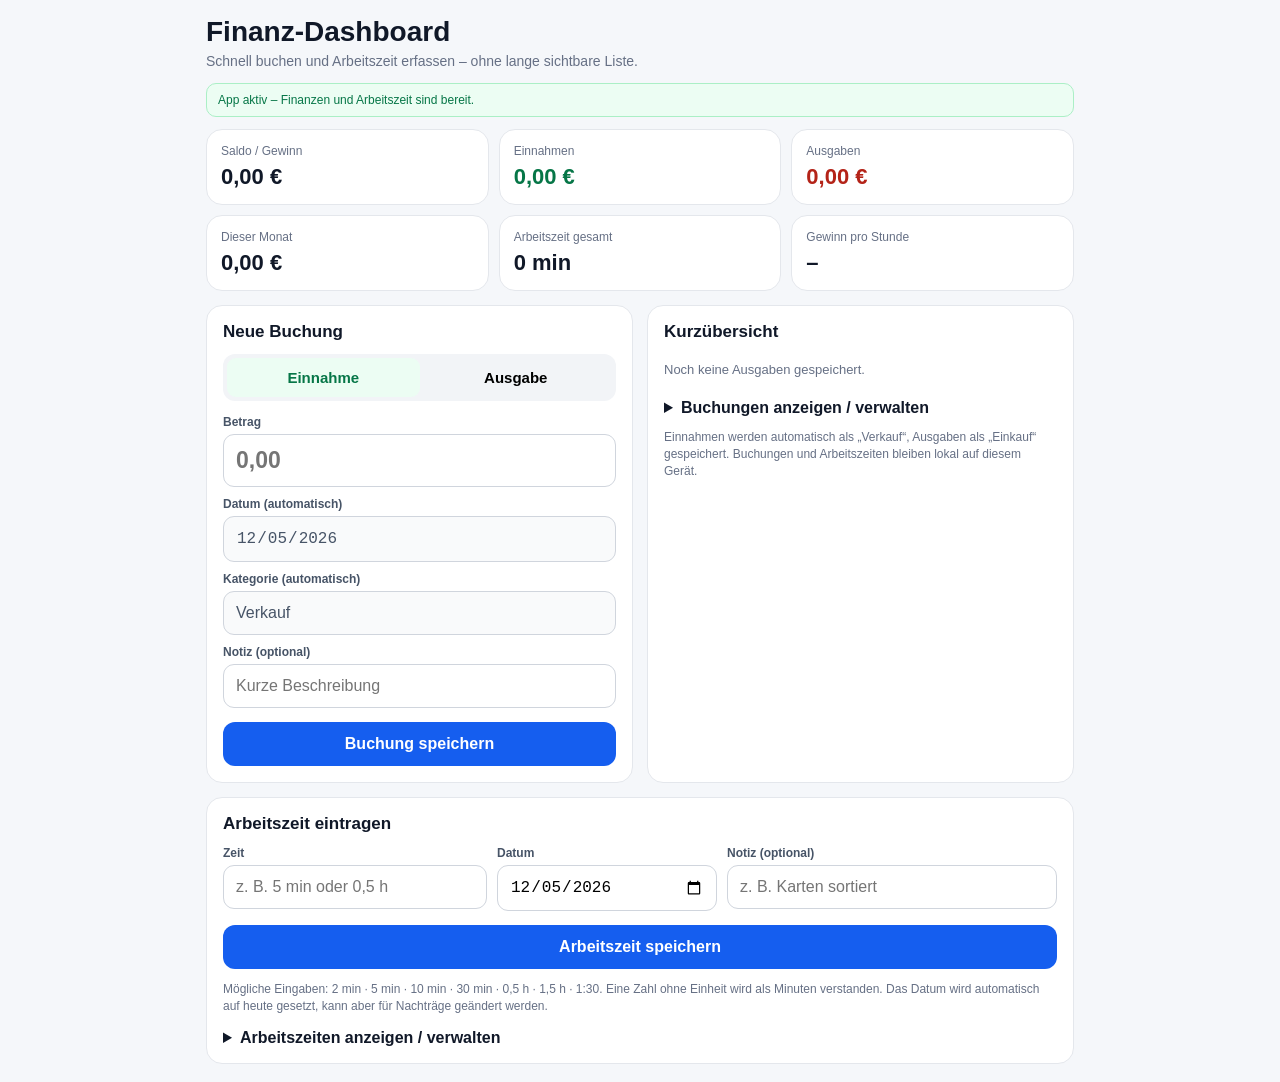
<file: index.html>
<!doctype html>
<html lang="de">
<head>
<meta charset="utf-8">
<meta name="viewport" content="width=device-width,initial-scale=1,viewport-fit=cover">
<title>Finanz-Dashboard</title>
<style>
:root{--bg:#f5f7fa;--card:#fff;--text:#101828;--muted:#667085;--line:#e4e7ec;--green:#067647;--greenbg:#ecfdf3;--red:#b42318;--redbg:#fef3f2;--blue:#155eef}
*{box-sizing:border-box}body{margin:0;background:var(--bg);color:var(--text);font-family:-apple-system,BlinkMacSystemFont,"Segoe UI",Roboto,Arial,sans-serif}
.wrap{max-width:900px;margin:auto;padding:16px}.head{margin-bottom:14px}.head h1{font-size:28px;margin:0 0 5px}.head p{margin:0;color:var(--muted);font-size:14px}
.status{padding:9px 11px;border-radius:10px;background:#fff7ed;color:#9a3412;font-size:12px;margin:12px 0;border:1px solid #fed7aa}
.kpis{display:grid;grid-template-columns:repeat(3,1fr);gap:10px;margin-bottom:14px}.card{background:var(--card);border:1px solid var(--line);border-radius:16px}
.kpi{padding:14px}.label{font-size:12px;color:var(--muted);margin-bottom:6px}.value{font-weight:800;font-size:22px}.green{color:var(--green)}.red{color:var(--red)}
.main{display:grid;grid-template-columns:1fr 1fr;gap:14px}.section{padding:16px}.section h2{font-size:17px;margin:0 0 12px}.wide{grid-column:1/-1}
.switch{display:grid;grid-template-columns:1fr 1fr;background:#f2f4f7;border-radius:12px;padding:4px;margin-bottom:14px}
.switch button{border:0;background:transparent;padding:11px;border-radius:9px;font-weight:800;font-size:15px}
.switch .on-income{background:var(--greenbg);color:var(--green)}.switch .on-expense{background:var(--redbg);color:var(--red)}
label{display:block;font-size:12px;font-weight:700;color:#475467;margin:10px 0 5px}input,select{width:100%;padding:12px;border:1px solid #d0d5dd;border-radius:11px;font-size:16px;background:#fff}
.amount{font-size:23px;font-weight:800}.auto{background:#f9fafb;color:#475467}.save{width:100%;border:0;border-radius:12px;padding:13px;margin-top:14px;background:var(--blue);color:#fff;font-weight:800;font-size:16px}
.notice{display:none;margin-top:10px;padding:9px 11px;border-radius:10px;background:var(--greenbg);color:var(--green);font-size:13px;font-weight:700}
.summary{display:grid;gap:10px}.row{display:flex;justify-content:space-between;gap:10px;padding:10px 0;border-bottom:1px solid #f0f1f3;font-size:14px}.row:last-child{border-bottom:0}.row b{font-weight:800}
details{margin-top:14px}summary{font-weight:700;cursor:pointer}.tx{display:grid;grid-template-columns:72px 1fr auto;gap:10px;padding:10px 0;border-bottom:1px solid #f0f1f3;font-size:13px}.tx small{display:block;color:var(--muted);margin-top:2px}.del{grid-column:3;border:0;background:#f2f4f7;border-radius:8px;padding:6px 8px}
.tools{display:flex;gap:8px;flex-wrap:wrap;margin-top:12px}.tools button,.tools label{border:1px solid #d0d5dd;background:#fff;border-radius:9px;padding:8px 10px;font-size:12px;font-weight:700}
.empty{color:var(--muted);font-size:13px;padding:8px 0}.hint{font-size:12px;color:var(--muted);margin-top:12px;line-height:1.4}.timegrid{display:grid;grid-template-columns:1.2fr 1fr 1.5fr;gap:10px}.timegrid label{margin-top:0}
@media(max-width:700px){.kpis{grid-template-columns:1fr 1fr}.main{grid-template-columns:1fr}.wide{grid-column:auto}.head h1{font-size:24px}.timegrid{grid-template-columns:1fr}}
</style>
</head>
<body>
<div class="wrap">
  <div class="head">
    <h1>Finanz-Dashboard</h1>
    <p>Schnell buchen und Arbeitszeit erfassen – ohne lange sichtbare Liste.</p>
  </div>

  <div id="status" class="status">App wird geladen … Falls dieser Text bleibt, blockiert die Vorschau JavaScript.</div>

  <div class="kpis">
    <div class="card kpi"><div class="label">Saldo / Gewinn</div><div id="saldo" class="value">0,00 €</div></div>
    <div class="card kpi"><div class="label">Einnahmen</div><div id="incomeTotal" class="value green">0,00 €</div></div>
    <div class="card kpi"><div class="label">Ausgaben</div><div id="expenseTotal" class="value red">0,00 €</div></div>
    <div class="card kpi"><div class="label">Dieser Monat</div><div id="monthSaldo" class="value">0,00 €</div></div>
    <div class="card kpi"><div class="label">Arbeitszeit gesamt</div><div id="workTotal" class="value">0 min</div></div>
    <div class="card kpi"><div class="label">Gewinn pro Stunde</div><div id="hourly" class="value">–</div></div>
  </div>

  <div class="main">
    <div class="card section">
      <h2>Neue Buchung</h2>
      <div class="switch">
        <button id="incomeBtn" type="button">Einnahme</button>
        <button id="expenseBtn" type="button">Ausgabe</button>
      </div>

      <label for="amount">Betrag</label>
      <input id="amount" class="amount" inputmode="decimal" placeholder="0,00" autocomplete="off">

      <label for="date">Datum (automatisch)</label>
      <input id="date" class="auto" type="date" readonly>

      <label for="category">Kategorie (automatisch)</label>
      <input id="category" class="auto" value="Verkauf" readonly>

      <label for="note">Notiz (optional)</label>
      <input id="note" maxlength="120" placeholder="Kurze Beschreibung">

      <button id="saveBtn" class="save" type="button">Buchung speichern</button>
      <div id="saved" class="notice">Gespeichert.</div>
    </div>

    <div class="card section">
      <h2>Kurzübersicht</h2>
      <div id="catSummary" class="summary"></div>

      <details>
        <summary>Buchungen anzeigen / verwalten</summary>
        <div id="txList"></div>
        <div class="tools">
          <button id="exportBtn" type="button">CSV exportieren</button>
          <button id="backupBtn" type="button">Backup speichern</button>
          <label>Backup laden<input id="importFile" type="file" accept=".json,application/json" hidden></label>
          <button id="clearBtn" type="button">Alle Buchungen löschen</button>
        </div>
      </details>

      <div class="hint">Einnahmen werden automatisch als „Verkauf“, Ausgaben als „Einkauf“ gespeichert. Buchungen und Arbeitszeiten bleiben lokal auf diesem Gerät.</div>
    </div>

    <div class="card section wide">
      <h2>Arbeitszeit eintragen</h2>
      <div class="timegrid">
        <div>
          <label for="workTime">Zeit</label>
          <input id="workTime" inputmode="decimal" placeholder="z. B. 5 min oder 0,5 h" autocomplete="off">
        </div>
        <div>
          <label for="workDate">Datum</label>
          <input id="workDate" type="date">
        </div>
        <div>
          <label for="workNote">Notiz (optional)</label>
          <input id="workNote" maxlength="120" placeholder="z. B. Karten sortiert">
        </div>
      </div>
      <button id="saveWorkBtn" class="save" type="button">Arbeitszeit speichern</button>
      <div id="workSaved" class="notice">Arbeitszeit gespeichert.</div>
      <div class="hint">Mögliche Eingaben: 2 min · 5 min · 10 min · 30 min · 0,5 h · 1,5 h · 1:30. Eine Zahl ohne Einheit wird als Minuten verstanden. Das Datum wird automatisch auf heute gesetzt, kann aber für Nachträge geändert werden.</div>

      <details>
        <summary>Arbeitszeiten anzeigen / verwalten</summary>
        <div id="workList"></div>
      </details>
    </div>
  </div>
</div>

<script>
(function(){
  "use strict";

  var KEY = "finanz_dashboard_v2";
  var WORK_KEY = "finanz_dashboard_work_v1";
  var transactions = [];
  var workEntries = [];
  var currentType = "income";

  function el(id){ return document.getElementById(id); }
  function pad(n){ return String(n).padStart(2,"0"); }
  function today(){
    var d=new Date();
    return d.getFullYear()+"-"+pad(d.getMonth()+1)+"-"+pad(d.getDate());
  }
  function syncDates(){
    el("date").value=today();
    if(!el("workDate").value) el("workDate").value=today();
  }
  function resetWorkDate(){ el("workDate").value=today(); }
  function eur(n){
    return new Intl.NumberFormat("de-DE",{style:"currency",currency:"EUR"}).format(Number(n)||0);
  }
  function monthKey(s){ return String(s||"").slice(0,7); }
  function escapeHtml(s){
    return String(s==null?"":s).replace(/[&<>"']/g,function(c){
      return {"&":"&amp;","<":"&lt;",">":"&gt;",'"':"&quot;","'":"&#039;"}[c];
    });
  }
  function makeId(){
    return Date.now().toString(36)+"_"+Math.random().toString(36).slice(2,10);
  }
  function parseAmount(v){
    var s=String(v||"").trim().replace(/\s/g,"");
    if(s.indexOf(",")>=0) s=s.replace(/\./g,"").replace(",", ".");
    var n=Number(s);
    return isFinite(n)?Math.abs(n):NaN;
  }
  function parseMinutes(v){
    var s=String(v||"").trim().toLowerCase().replace(/,/g,".");
    if(!s) return NaN;

    var colon=s.match(/^(\d{1,4})\s*:\s*(\d{1,2})$/);
    if(colon){
      var h=Number(colon[1]), m=Number(colon[2]);
      if(m>=60) return NaN;
      return h*60+m;
    }

    var total=0, found=false;
    var hr=s.match(/(\d+(?:\.\d+)?)\s*(?:h|std|stunde|stunden)/);
    if(hr){ total+=Number(hr[1])*60; found=true; }
    var mn=s.match(/(\d+(?:\.\d+)?)\s*(?:min|minute|minuten|m)/);
    if(mn){ total+=Number(mn[1]); found=true; }
    if(found) return total>0?Math.round(total):NaN;

    if(/^\d+(?:\.\d+)?$/.test(s)){
      var n=Number(s);
      return n>0?Math.round(n):NaN;
    }
    return NaN;
  }
  function formatMinutes(n){
    n=Math.round(Number(n)||0);
    if(n<60) return n+" min";
    var h=Math.floor(n/60), m=n%60;
    return m ? h+" h "+m+" min" : h+" h";
  }

  function saveStorage(){
    try{
      localStorage.setItem(KEY, JSON.stringify(transactions));
      localStorage.setItem(WORK_KEY, JSON.stringify(workEntries));
      return true;
    }catch(e){
      alert("Speichern im Browser ist hier blockiert. Bitte die Datei außerhalb der ChatGPT-Vorschau in Safari öffnen.");
      return false;
    }
  }
  function loadStorage(){
    try{
      var raw=localStorage.getItem(KEY);
      transactions=raw?JSON.parse(raw):[];
      if(!Array.isArray(transactions)) transactions=[];
    }catch(e){ transactions=[]; }

    try{
      var workRaw=localStorage.getItem(WORK_KEY);
      workEntries=workRaw?JSON.parse(workRaw):[];
      if(!Array.isArray(workEntries)) workEntries=[];
    }catch(e){ workEntries=[]; }
  }

  function setType(type){
    currentType=type;
    el("incomeBtn").className = type==="income" ? "on-income" : "";
    el("expenseBtn").className = type==="expense" ? "on-expense" : "";
    el("category").value = type==="income" ? "Verkauf" : "Einkauf";
  }

  function update(){
    var income=0, expense=0, monthIncome=0, monthExpense=0;
    var mk=monthKey(today());
    var cats={};

    transactions.forEach(function(t){
      if(t.type==="income") income+=Number(t.amount)||0;
      else {
        expense+=Number(t.amount)||0;
        cats[t.category]=(cats[t.category]||0)+(Number(t.amount)||0);
      }
      if(monthKey(t.date)===mk){
        if(t.type==="income") monthIncome+=Number(t.amount)||0;
        else monthExpense+=Number(t.amount)||0;
      }
    });

    var saldo=income-expense, ms=monthIncome-monthExpense;
    var totalMinutes=workEntries.reduce(function(sum,w){ return sum+(Number(w.minutes)||0); },0);
    var hourly=totalMinutes>0 ? saldo/(totalMinutes/60) : null;

    el("incomeTotal").textContent=eur(income);
    el("expenseTotal").textContent=eur(expense);
    el("saldo").textContent=eur(saldo);
    el("saldo").className="value "+(saldo>0?"green":saldo<0?"red":"");
    el("monthSaldo").textContent=eur(ms);
    el("monthSaldo").className="value "+(ms>0?"green":ms<0?"red":"");
    el("workTotal").textContent=formatMinutes(totalMinutes);
    el("hourly").textContent=hourly===null?"–":eur(hourly)+"/h";
    el("hourly").className="value "+(hourly===null?"":hourly>0?"green":hourly<0?"red":"");

    var catEntries=Object.entries(cats).sort(function(a,b){return b[1]-a[1];}).slice(0,6);
    if(!catEntries.length){
      el("catSummary").innerHTML='<div class="empty">Noch keine Ausgaben gespeichert.</div>';
    }else{
      el("catSummary").innerHTML=catEntries.map(function(x){
        return '<div class="row"><span>'+escapeHtml(x[0])+'</span><b>'+eur(x[1])+'</b></div>';
      }).join("");
    }

    var rows=transactions.slice().sort(function(a,b){
      return (b.date+b.created).localeCompare(a.date+a.created);
    }).slice(0,40);

    if(!rows.length){
      el("txList").innerHTML='<div class="empty">Noch keine Buchungen vorhanden.</div>';
    }else{
      el("txList").innerHTML=rows.map(function(t){
        var d=new Date(t.date+"T12:00:00").toLocaleDateString("de-DE",{day:"2-digit",month:"2-digit",year:"2-digit"});
        return '<div class="tx">'+
          '<div>'+d+'</div>'+ 
          '<div><b>'+escapeHtml(t.category)+'</b><small>'+escapeHtml(t.note||"")+'</small></div>'+ 
          '<div class="'+(t.type==="income"?"green":"red")+'"><b>'+(t.type==="income"?"+":"−")+eur(t.amount)+'</b><br><button class="del txdel" type="button" data-id="'+t.id+'">Löschen</button></div>'+ 
        '</div>';
      }).join("");
      Array.prototype.forEach.call(document.querySelectorAll(".txdel"),function(btn){
        btn.addEventListener("click",function(){
          if(!confirm("Diese Buchung löschen?")) return;
          var id=btn.getAttribute("data-id");
          transactions=transactions.filter(function(t){return t.id!==id;});
          saveStorage();
          update();
        });
      });
    }

    var workRows=workEntries.slice().sort(function(a,b){
      return (b.date+b.created).localeCompare(a.date+a.created);
    }).slice(0,50);

    if(!workRows.length){
      el("workList").innerHTML='<div class="empty">Noch keine Arbeitszeiten vorhanden.</div>';
    }else{
      el("workList").innerHTML=workRows.map(function(w){
        var d=new Date(w.date+"T12:00:00").toLocaleDateString("de-DE",{day:"2-digit",month:"2-digit",year:"2-digit"});
        return '<div class="tx">'+
          '<div>'+d+'</div>'+ 
          '<div><b>'+formatMinutes(w.minutes)+'</b><small>'+escapeHtml(w.note||"")+'</small></div>'+ 
          '<div><button class="del workdel" type="button" data-id="'+w.id+'">Löschen</button></div>'+ 
        '</div>';
      }).join("");
      Array.prototype.forEach.call(document.querySelectorAll(".workdel"),function(btn){
        btn.addEventListener("click",function(){
          if(!confirm("Diese Arbeitszeit löschen?")) return;
          var id=btn.getAttribute("data-id");
          workEntries=workEntries.filter(function(w){return w.id!==id;});
          saveStorage();
          update();
        });
      });
    }
  }

  function download(name,text,type){
    var blob=new Blob([text],{type:type});
    var url=URL.createObjectURL(blob);
    var a=document.createElement("a");
    a.href=url; a.download=name;
    document.body.appendChild(a);
    a.click();
    document.body.removeChild(a);
    setTimeout(function(){URL.revokeObjectURL(url);},1000);
  }

  el("incomeBtn").addEventListener("click",function(){setType("income");});
  el("expenseBtn").addEventListener("click",function(){setType("expense");});

  el("saveBtn").addEventListener("click",function(){
    el("date").value=today();
    var amount=parseAmount(el("amount").value);
    var category=currentType==="income"?"Verkauf":"Einkauf";
    var date=today();

    if(!isFinite(amount)||amount<=0){ alert("Bitte einen gültigen Betrag eingeben."); return; }

    transactions.push({
      id:makeId(),
      type:currentType,
      amount:amount,
      date:date,
      category:category,
      note:el("note").value.trim(),
      created:new Date().toISOString()
    });

    if(saveStorage()){
      el("amount").value="";
      el("note").value="";
      el("date").value=today();
      el("saved").style.display="block";
      setTimeout(function(){el("saved").style.display="none";},1300);
      update();
    }
  });

  el("saveWorkBtn").addEventListener("click",function(){
    var minutes=parseMinutes(el("workTime").value);
    var date=el("workDate").value||today();

    if(!isFinite(minutes)||minutes<=0){
      alert("Bitte eine gültige Arbeitszeit eingeben, z. B. 5 min oder 0,5 h.");
      return;
    }

    workEntries.push({
      id:makeId(),
      minutes:minutes,
      date:date,
      note:el("workNote").value.trim(),
      created:new Date().toISOString()
    });

    if(saveStorage()){
      el("workTime").value="";
      el("workNote").value="";
      resetWorkDate();
      el("workSaved").style.display="block";
      setTimeout(function(){el("workSaved").style.display="none";},1300);
      update();
    }
  });

  el("exportBtn").addEventListener("click",function(){
    function cell(v){return '"'+String(v==null?"":v).replace(/"/g,'""')+'"';}
    var lines=[["Datum","Typ","Kategorie","Betrag","Notiz"].map(cell).join(";")];
    transactions.slice().sort(function(a,b){return a.date.localeCompare(b.date);}).forEach(function(t){
      lines.push([t.date,t.type==="income"?"Einnahme":"Ausgabe",t.category,Number(t.amount).toFixed(2).replace(".",","),t.note||""].map(cell).join(";"));
    });
    lines.push("");
    lines.push(["Arbeitsdatum","Arbeitszeit (Minuten)","Arbeitszeit formatiert","Notiz"].map(cell).join(";"));
    workEntries.slice().sort(function(a,b){return a.date.localeCompare(b.date);}).forEach(function(w){
      lines.push([w.date,w.minutes,formatMinutes(w.minutes),w.note||""].map(cell).join(";"));
    });
    download("Finanzen_und_Arbeitszeit_"+today()+".csv","\ufeff"+lines.join("\n"),"text/csv;charset=utf-8");
  });

  el("backupBtn").addEventListener("click",function(){
    download("Finanz_Backup_"+today()+".json",JSON.stringify({version:3,transactions:transactions,work:workEntries},null,2),"application/json");
  });

  el("importFile").addEventListener("change",function(e){
    var f=e.target.files && e.target.files[0];
    if(!f) return;
    var r=new FileReader();
    r.onload=function(){
      try{
        var data=JSON.parse(r.result);
        var newTransactions, newWork;
        if(Array.isArray(data)){
          newTransactions=data;
          newWork=workEntries;
        }else if(data && Array.isArray(data.transactions)){
          newTransactions=data.transactions;
          newWork=Array.isArray(data.work)?data.work:[];
        }else{
          throw new Error("bad");
        }
        if(confirm("Aktuelle Daten durch dieses Backup ersetzen?")){
          transactions=newTransactions;
          workEntries=newWork;
          saveStorage();
          update();
        }
      }catch(err){ alert("Backup konnte nicht gelesen werden."); }
      e.target.value="";
    };
    r.readAsText(f);
  });

  el("clearBtn").addEventListener("click",function(){
    if(confirm("Wirklich ALLE Buchungen löschen? Arbeitszeiten bleiben erhalten.")){
      transactions=[];
      saveStorage();
      update();
    }
  });

  el("date").value=today();
  el("workDate").value=today();
  loadStorage();
  setType("income");
  update();

  window.addEventListener("focus",function(){
    el("date").value=today();
    resetWorkDate();
  });
  document.addEventListener("visibilitychange",function(){
    if(!document.hidden){
      el("date").value=today();
      resetWorkDate();
    }
  });

  el("status").textContent="App aktiv – Finanzen und Arbeitszeit sind bereit.";
  el("status").style.background="#ecfdf3";
  el("status").style.color="#067647";
  el("status").style.borderColor="#abefc6";
})();
</script>
</body>
</html>
</file>
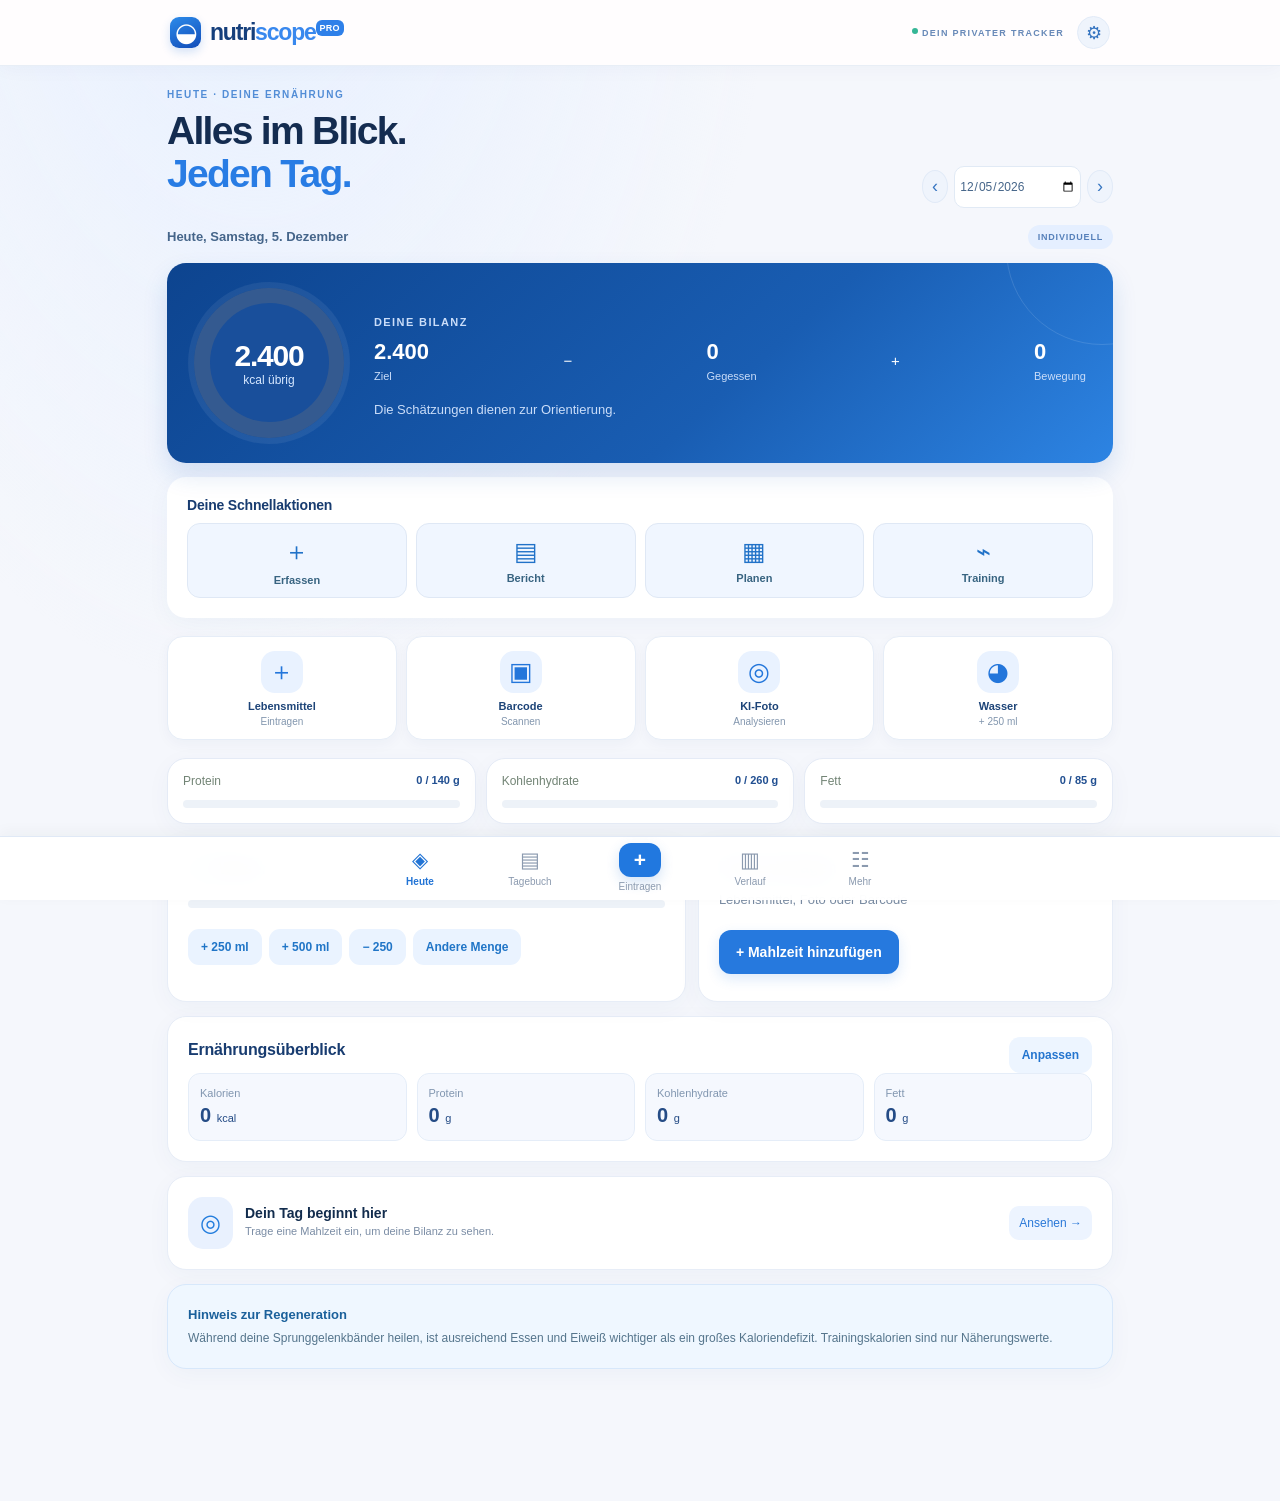
<file: nutriscope-pro/index.html>
<!doctype html><html lang="de"><head><meta charset="utf-8"><meta name="viewport" content="width=device-width,initial-scale=1,viewport-fit=cover"><meta name="theme-color" content="#0d372e"><meta name="apple-mobile-web-app-capable" content="yes"><meta name="apple-mobile-web-app-status-bar-style" content="default"><meta name="apple-mobile-web-app-title" content="NutriScope"><link rel="apple-touch-icon" href="icon-192.png"><link rel="manifest" href="manifest.webmanifest"><style>
:root{font-family:-apple-system,BlinkMacSystemFont,'Segoe UI',Arial,sans-serif;font-size:15px;color:#173e34;background:#f4f7f2;font-synthesis:none}*{box-sizing:border-box}body{margin:0}button,input,select,textarea{font:inherit}button{cursor:pointer}button:disabled{opacity:.5;cursor:not-allowed}.hidden{display:none!important}.top{height:65px;position:sticky;top:0;background:#fff;border-bottom:1px solid #e3eae3;z-index:5;display:flex;justify-content:space-between;align-items:center;padding:0 max(18px,calc((100vw - 940px)/2));box-shadow:0 1px 5px #16352308}.brand{font-weight:830;font-size:22px;letter-spacing:-1px;display:flex;align-items:center;gap:9px}.brand b{color:#66a77e}.brand-icon{background:#143f32;color:#bbec92;display:grid;place-items:center;width:31px;height:31px;border-radius:9px;font-size:26px}.topright{display:flex;align-items:center;gap:13px}.tiny{font-size:9px;letter-spacing:1.3px;color:#7b9183;font-weight:800}.content{width:min(100%,950px);margin:0 auto;padding:28px 17px 110px}.page-head{margin-bottom:22px}.lead{display:flex;justify-content:space-between;align-items:end;gap:15px;margin-bottom:24px}.eyebrow{font-size:10px;letter-spacing:2px;font-weight:800;color:#72a17c;margin:0 0 10px}.page h1{font-size:clamp(29px,5vw,39px);letter-spacing:-1.7px;line-height:1.1;margin:0 0 12px;font-weight:790}.page h1 em{color:#4c9369;font-style:normal}.date-row{display:flex;align-items:center;gap:6px}.date-row input{max-width:155px;padding:8px 4px;font-size:12px;border:1px solid #e0e8df;border-radius:10px}.round{width:33px;height:33px;display:grid;place-items:center;border-radius:50%;background:#f1f5ef;border:1px solid #dde9da;color:#365d49;font-size:18px}.card{background:#fff;border-radius:18px;border:1px solid #e4ebe2;box-shadow:0 3px 16px #163a2409;padding:20px;margin-bottom:14px}.card h3{font-size:16px;margin:0 0 10px;letter-spacing:-.2px}.row{display:flex;align-items:center;justify-content:space-between;gap:10px}.row>input,.row>select{min-width:0;flex:1}.hero{display:flex;align-items:center;gap:30px;background:#113a30;color:white;padding:24px 28px}.circle{background:conic-gradient(#bce78f 0%,#365b4d 0);border-radius:50%;width:160px;height:160px;flex-shrink:0;display:grid;place-items:center}.circle>div{width:130px;height:130px;border-radius:50%;background:#113a30;display:flex;flex-direction:column;align-items:center;justify-content:center}.circle strong{font-size:31px;letter-spacing:-1.2px}.circle span{font-size:12px;color:#b6d3c2}.hero-side{flex:1;min-width:0}.hero-kicker{font-weight:800;letter-spacing:1.4px;color:#a0c6b0;font-size:11px}.equation{display:flex;align-items:center;gap:12px;justify-content:space-between}.equation div{display:flex;flex-direction:column;gap:5px}.equation strong{font-size:22px}.equation small{color:#a7c5b2;font-size:11px}.hero .muted{color:#a9cbb7;margin:18px 0 0}.metric-grid{display:grid;grid-template-columns:repeat(3,1fr);gap:12px}.metric{padding:15px}.metric .row{font-size:12px;color:#728475;align-items:start}.metric b{color:#203f33;white-space:nowrap;font-size:11px}.track{height:8px;border-radius:20px;background:#eaf0e7;overflow:hidden;margin:12px 0 0}.fill{height:100%;border-radius:20px;width:0;transition:width .25s}.blue{background:#63a3d2}.amber{background:#e8af64}.coral{background:#d78075}.split{display:grid;grid-template-columns:1.25fr 1fr;gap:12px}.button-row{display:flex;gap:7px;margin-top:16px;flex-wrap:wrap}.soft-btn,.mini-action,.button{border:0;border-radius:10px;padding:11px 13px;font-weight:750}.soft-btn{background:#e9f2e7;color:#245e3e;font-size:12px;margin:5px 0}.mini-action{background:#e2f1dd;color:#29643d;font-size:12px;white-space:nowrap}.button{display:inline-block;background:#123e31;color:#fff;padding:13px 18px;font-size:14px;text-align:center;margin:7px 0}.button.shrink{white-space:nowrap}.muted-btn{background:#f0f2ef;color:#728173}.muted{font-size:13px;color:#778d7c;line-height:1.55}.xs{font-size:11px}.meta{font-size:12px;color:#6a8974}.injury{background:#f1f8ee;border-color:#d8e8d2}.injury strong{font-size:13px;color:#36714a}.injury p{font-size:12px;color:#668270;line-height:1.6;margin:7px 0 0}input,select,textarea{background:#fbfdfa;color:#15382c;border:1px solid #dce7db;border-radius:11px;padding:11px 12px;width:100%;outline-offset:2px;min-height:42px}textarea{min-height:100px;resize:vertical}label{display:block;font-weight:700;font-size:12px;margin:13px 0 7px}.tabs{display:flex;border-radius:10px;gap:5px;overflow-x:auto;margin-bottom:17px;padding:4px;background:#eff4ed}.tabs button{flex:1;border:0;background:transparent;border-radius:8px;padding:11px 7px;white-space:nowrap;color:#697f70;font-size:12px;font-weight:700}.tabs button.active{background:#fff;color:#1d5436;box-shadow:0 1px 5px #0b22130d}.food-result{display:flex;align-items:center;justify-content:space-between;gap:12px;padding:13px 0;border-bottom:1px solid #e8eee6}.food-result:last-child{border:0}.food-result strong{font-size:13px}.food-result small{display:block;color:#758879;font-size:11px;line-height:1.5;margin-top:4px}.food-result button{border:0;border-radius:10px;background:#e4f4df;color:#26583c;font-weight:900;padding:7px 12px}.image-pick{position:relative;border:2px dashed #bcd8bb;color:#42704f;border-radius:12px;display:block;text-align:center;padding:20px;cursor:pointer;background:#f8fcf6}.image-pick input{position:absolute;inset:0;opacity:0;cursor:pointer}.photo{width:100%;max-height:230px;object-fit:contain;border-radius:12px;margin-top:9px}.smallhint{color:#857e59;font-size:12px;line-height:1.5}.form-grid{display:grid;grid-template-columns:repeat(2,1fr);gap:8px}.form-grid label{margin-bottom:0}.form-grid input,.form-grid select{margin-top:5px}.diary-total{padding:13px 18px}.diary-total .small{font-size:12px;color:#698274;margin-top:8px}.mealbox{padding:17px}.mealbox .row{margin-bottom:10px}.mealbox h3{margin:0}.logged{padding:12px 0;border-top:1px solid #eef1ec;display:flex;justify-content:space-between;gap:9px}.logged strong{font-size:13px}.logged small{display:block;font-size:11px;color:#7e8e7e;margin-top:6px}.logged .right{text-align:right;white-space:nowrap;font-size:13px}.logged .right button{display:inline;border:0;background:none;color:#508d5a;font-size:11px;padding:5px 0 5px 8px;text-decoration:underline}.empty{font-size:12px;color:#92a193;padding:12px 0}.bar-chart{height:170px;display:flex;align-items:end;gap:8px;padding:15px 0 5px}.chart-col{height:100%;display:flex;flex:1;flex-direction:column;justify-content:end;align-items:center;gap:5px;min-width:0}.chart-bar{width:min(100%,36px);background:#80bc8e;border-radius:7px 7px 2px 2px;min-height:1px}.chart-col small{font-size:10px;color:#74897a}.chart-col b{font-size:10px;color:#536c58}.weight-row{border-top:1px solid #ebefea;padding:10px 2px;font-size:13px;display:flex;justify-content:space-between}.weight-row button,.plan-row button{border:0;color:#a64d48;background:transparent}.statline{display:flex;justify-content:space-between;padding:11px 2px;border-bottom:1px solid #edf0eb;font-size:13px}.short{width:85px!important;flex:0 0 auto!important}.ingredient{display:flex;justify-content:space-between;font-size:12px;padding:9px 0;border-bottom:1px solid #ebf1e8;gap:6px}.ingredient button{background:transparent;border:0;color:#b25c54}.plan-row{display:grid;grid-template-columns:85px 1fr;gap:12px;margin:12px 0;align-items:center;font-size:12px}.plan-row select{min-width:0}.shopping{background:#f2f7ed;border-radius:10px;padding:15px;margin:12px 0;white-space:pre-line;font-size:13px;line-height:1.8}.bottomnav{position:fixed;z-index:6;bottom:0;left:0;right:0;height:calc(64px + env(safe-area-inset-bottom));padding:4px max(6px,calc((100vw - 550px)/2)) env(safe-area-inset-bottom);display:flex;background:#fff;border-top:1px solid #dfe9de;justify-content:space-around;box-shadow:0 -4px 14px #1c372a0a}.nav{display:flex;flex-direction:column;align-items:center;justify-content:center;gap:4px;flex:1;background:transparent;border:0;color:#809383}.nav span{font-size:22px;font-weight:700}.nav small{font-size:10px}.nav.active{color:#246a40;font-weight:800}.addnav span{font-size:24px;background:#143d31;color:white;border-radius:12px;height:34px;width:42px;display:grid;place-items:center;box-shadow:0 3px 7px #113c2f33}.modal{position:fixed;z-index:20;inset:0;background:#07190fc2;display:flex;justify-content:center;align-items:end;padding:12px}.modal-card{width:100%;max-width:520px;max-height:93vh;overflow-y:auto;background:#fff;padding:20px;border-radius:23px}.modal-card h2{font-size:20px;margin:0}.modal-card .button{width:100%;margin-top:17px}.toast{position:fixed;bottom:85px;left:50%;transform:translateX(-50%) translateY(20px);opacity:0;pointer-events:none;background:#164b34;color:#fff;border-radius:12px;padding:12px 18px;max-width:90%;font-size:12px;line-height:1.4;z-index:30;box-shadow:0 9px 30px #122a1c35;transition:.2s}.toast.show{opacity:1;transform:translateX(-50%) translateY(0)}#scanner{margin:14px 0}#scanner video{width:100%;border-radius:12px}@media(max-width:650px){.top{height:57px;padding:0 16px}.tiny{display:none}.content{padding-top:20px}.lead{display:block}.date-row{margin-top:15px}.hero{padding:18px 12px;gap:15px}.circle{width:120px;height:120px}.circle>div{width:98px;height:98px}.circle strong{font-size:23px}.hero-side{overflow:hidden}.equation{gap:6px}.equation strong{font-size:15px}.equation div{min-width:0}.metric-grid{gap:7px}.metric{padding:11px 8px}.metric .row{display:block}.metric b{display:block;margin-top:6px}.split{grid-template-columns:1fr}.card{padding:16px}.topright .round{height:29px;width:29px}}@media(prefers-reduced-motion:reduce){*{transition:none!important;scroll-behavior:auto!important}}

</style><style>
:root{font-family:-apple-system,BlinkMacSystemFont,"SF Pro Display",Inter,"Segoe UI",Arial,sans-serif;color:#122c4d;background:#f5f7fc;font-size:15px}body{color:#122c4d;background:radial-gradient(ellipse at 20% -10%,#e7f0ff 0,transparent 36%),#f5f7fc}button,input,select,textarea{touch-action:manipulation}button{transition:transform .12s ease,background .15s ease,box-shadow .15s ease}button:active{transform:scale(.975)}.top{height:66px;background:#fffdfef5;border-bottom:1px solid #e8eef6;backdrop-filter:blur(12px);box-shadow:0 3px 18px #183b6a09;padding-top:env(safe-area-inset-top)}.brand{letter-spacing:-1.2px;color:#163f7c;font-size:23px}.brand b{color:#3988ee}.brand-icon{color:#fff;background:linear-gradient(155deg,#2d8bea,#114cb8);box-shadow:0 4px 10px #1c6bd631}.pro-mark{font-size:9px;color:#fff;background:#2e80e9;letter-spacing:.2px;border-radius:6px;padding:3px 4px;margin-left:0;align-self:flex-start;margin-top:6px}.topright .tiny{color:#6789b8}.status-dot{display:inline-block;width:6px;height:6px;border-radius:50%;background:#35b696;vertical-align:2px}.content{width:min(100%,980px);padding:23px 17px 118px}.page h1{letter-spacing:-1.7px;color:#142c50;font-weight:800}.page h1 em{color:#287ce4}.eyebrow{color:#528dd6;letter-spacing:1.6px}.home-date-heading{display:flex;justify-content:space-between;align-items:center;margin:0 0 14px;font-size:13px;color:#45658a;font-weight:700}.soft-indicator{color:#5680ba;background:#e5efff;font-size:9px;border-radius:30px;padding:7px 10px;letter-spacing:.8px}.lead{margin-bottom:17px}.round{background:#eff4fc;color:#3574c0;border:1px solid #e1eaf7}.date-row input{background:white;border:1px solid #e1eaf5;color:#456589}.card{border-radius:19px;border:1px solid #e7edf7;box-shadow:0 6px 25px #1e46750a;overflow:hidden}.hero{background:linear-gradient(138deg,#0d448f 0%,#195db2 60%,#2d84e3 100%);border:0;box-shadow:0 12px 25px #1b5bbf26;padding:25px 27px;position:relative}.hero:before{content:'';position:absolute;width:190px;height:190px;border:1px solid #ffffff1f;border-radius:50%;right:-85px;top:-110px}.circle{background:conic-gradient(#a1ccff 0%,#325b90 0);width:150px;height:150px;box-shadow:0 0 0 6px #fff1}.circle>div{width:119px;height:119px;background:#194f9b}.circle strong{font-size:30px}.circle span{color:#d5e7ff}.hero-kicker,.equation small,.hero .muted{color:#caddf9}.equation{gap:7px}.equation strong{font-size:22px}.hero-side{position:relative}.quick-actions{display:grid;grid-template-columns:repeat(4,minmax(0,1fr));gap:9px;margin:18px 0}.quick-box{min-width:0;display:flex;flex-direction:column;gap:4px;align-items:center;text-align:center;background:white;border:1px solid #e6edf7;border-radius:16px;padding:14px 5px 12px;color:#1d4478;box-shadow:0 4px 14px #1b3c680a}.quick-symbol{width:42px;height:42px;border-radius:14px;background:#e9f2ff;color:#2376db;display:grid;place-items:center;font-size:25px;margin-bottom:3px}.quick-box strong{font-size:11px}.quick-box small{font-size:10px;color:#8296ae}.metric-grid{gap:10px}.metric{border:1px solid #e5ebf6}.metric .row{gap:2px;flex-wrap:wrap}.metric b{color:#214f91}.track{background:#edf2f8;border-radius:8px}.fill.blue{background:#398de7}.fill.amber{background:#e5b553}.fill.coral{background:#e87988}.button{background:#2679de;color:white;border:0;border-radius:12px;padding:14px 17px;box-shadow:0 5px 13px #267add28}.soft-btn,.mini-action,.tool-btn{border-radius:11px;border-color:#dceafd;color:#2475cf;background:#edf5ff}.button:hover{background:#1e67bb}.card h3{color:#183c70}.muted,.meta{color:#798ba2}.water-card .blue{background:#3d9ce7}.water-card .soft-btn{color:#2075c7;background:#eaf3ff}.injury{background:#eff7ff;border-color:#d7e8fb}.injury strong{color:#1a609b}.injury p{color:#55758c}.nutrient-grid{display:grid;grid-template-columns:repeat(4,1fr);gap:10px}.nutrient-tile{padding:13px 11px;background:#f5f8fe;border:1px solid #e5edf8;border-radius:12px}.nutrient-tile small{color:#8196b0;font-size:11px;display:block;margin-bottom:5px}.nutrient-tile strong{font-size:20px;color:#254c86}.nutrient-tile strong span{font-size:11px;font-weight:500}.insight-line{display:flex;gap:12px;align-items:center}.insight-emoji{background:#e9f1fe;border-radius:15px;padding:12px;color:#237ddd;font-size:24px}.insight-line b{font-size:14px}.insight-line p{font-size:11px;color:#7b8da5;margin:4px 0}.insight-line>div{flex:1}.insight-line button{background:#edf4ff;color:#2a78d8;border:0;border-radius:10px;font-size:12px;padding:10px}.diary-tools{display:flex;gap:8px;overflow-x:auto;padding:1px 0 15px;scrollbar-width:none}.tool-btn{white-space:nowrap;padding:10px 13px;font-weight:650;border:1px solid #d7e7fc;font-size:12px;flex-shrink:0}.mealbox .row h3{color:#153c71}.meal-target{font-weight:500;font-size:11px;color:#7b92b2}.meal-macros{display:flex;align-items:center;gap:13px;padding:8px 0 12px;color:#6787b3;font-size:11px;flex-wrap:wrap;border-bottom:1px solid #ecf1fa;margin-bottom:4px}.meal-macros b{margin-left:auto;color:#256ed2}.compact-meal .logged{padding:7px 0}.logged{border-color:#e7edf5}.logged strong{color:#2a4a6e}.logged small{color:#8a9cb3}.logged .right b{color:#1c5197}.logged .right button{color:#286dbb}.tabs{background:#f2f6fd;border-radius:12px;padding:4px;border:1px solid #e5edf7;display:flex;gap:5px;overflow-x:auto;scrollbar-width:none}.tabs button{border-radius:9px;white-space:nowrap;flex-shrink:0;font-weight:700;color:#7088a7}.tabs button.active{background:white;color:#1d6bc6;box-shadow:0 2px 8px #214a820d}.food-result{border-color:#e5edf7}.food-result strong{color:#285285}.food-result button{color:#1f71c9}.favorite-btn{background:transparent!important;color:#bf8e31!important;box-shadow:none!important;font-size:20px!important;border:0!important}.favorite-btn.is-fav{color:#e0ad38!important}.filterchip{border-radius:30px;border:1px solid #dfe9f8;background:#f7faff;color:#6c87a8;padding:7px 12px;font-size:12px}.filterchip.active{background:#297ce0;color:white;border-color:#297ce0}.soft-nested{border:0;background:#f7faff;margin-top:16px;padding:13px}.insight-metrics{display:grid;grid-template-columns:repeat(3,1fr);gap:10px;margin-bottom:14px}.highlight{border:1px solid #e1eafb;border-radius:15px;background:white;padding:17px 11px;display:flex;flex-direction:column;gap:7px;text-align:center}.highlight small{font-size:10px;color:#7d90ac}.highlight strong{font-size:20px;color:#1f68bb}.highlight span{font-size:10px;color:#8ba0b7}.insight-bars{display:grid;gap:13px;padding:13px 0 7px}.insight-bars b{color:#426a9c}.chart-bar{background:#77b2ec}.premium-head{display:flex;justify-content:space-between;gap:10px}.premium-head h3{font-size:21px}.premium-emblem{border-radius:16px;background:linear-gradient(130deg,#2e7de0,#77afff);color:white;font-size:25px;display:grid;place-items:center;flex-shrink:0;width:56px;height:56px}.weekday-grid{display:grid;grid-template-columns:repeat(4,minmax(0,1fr));gap:7px}.weekday-unit{margin:0;font-size:11px}.weekday-unit input{min-width:0;width:100%;padding:11px 6px;text-align:center}.switchrow{display:flex!important;align-items:center;justify-content:space-between;gap:12px;padding:13px 1px;margin:0!important;border-bottom:1px solid #eaf0f8;font-size:13px!important;cursor:pointer}.switchrow span{flex:1}.switchrow small{display:block;color:#8fa0b5;margin-top:3px;font-size:11px}.switchrow input{appearance:none;-webkit-appearance:none;width:44px;height:25px;background:#cfdae8;border-radius:30px;position:relative;flex-shrink:0;transition:background .2s;cursor:pointer}.switchrow input:before{content:'';width:19px;height:19px;position:absolute;top:3px;left:3px;border-radius:50%;background:white;box-shadow:0 1px 4px #29456430;transition:transform .2s}.switchrow input:checked{background:#277bdf}.switchrow input:checked:before{transform:translateX(19px)}.plan-day{background:#f7faff;border:1px solid #e2eaf6;border-radius:15px;margin-bottom:14px;padding:13px}.plan-day>strong{display:block;margin-bottom:9px;color:#214c88;font-size:14px}.plan-meals{display:grid;grid-template-columns:repeat(2,minmax(0,1fr));gap:8px}.plan-meals label{font-size:11px;color:#6e8ab0;margin:0;min-width:0}.plan-meals select{padding:9px 6px;font-size:12px;max-width:100%;min-width:0}.shopping-check{display:flex!important;gap:10px;align-items:center;border-bottom:1px solid #e7eef8;padding:9px 0;font-size:13px!important;margin:0!important}.shopping-check b{margin-left:auto;color:#7d90ab}.shopping-check:has(input:checked) span{text-decoration:line-through;opacity:.6}.inline-x{border:0;background:none;color:#b94c4c;cursor:pointer}.danger-btn{background:#fff0ef!important;color:#b44444!important;border-color:#f5cece!important}.bottomnav{background:#fffffff2;border-top:1px solid #e0e9f6;backdrop-filter:blur(14px);padding-bottom:max(7px,env(safe-area-inset-bottom))}.nav{color:#8b9aaf}.nav.active{color:#2274d5}.nav span{font-size:21px}.nav.addnav span{background:#2178df;box-shadow:0 5px 13px #2474d333}.modal{z-index:20;background:#071e3a99;backdrop-filter:blur(3px)}.modal-card{border-radius:22px 22px 0 0;background:#fff;box-shadow:0 -7px 45px #091e4422;max-height:90vh;overflow-y:auto}.field-time{display:block;margin-top:14px}.field-time input{width:100%}input,select,textarea{border:1px solid #dfe7f5;background:#fbfdff;color:#1b416e;border-radius:11px}input:focus,select:focus,textarea:focus{outline:2px solid #a9d0fd;outline-offset:1px}.logged:focus-within,.food-result:focus-within{background:#f7fbff}.toast{background:#2268bd!important;z-index:40}.shopping{white-space:normal}@media(max-width:620px){.lead{align-items:flex-start;flex-direction:column;gap:3px}.lead h1{font-size:31px}.page h1{font-size:31px}.hero{gap:14px;padding:18px 14px}.circle{width:128px;height:128px}.circle>div{width:101px;height:101px}.circle strong{font-size:25px}.hero-side .equation{gap:5px}.equation strong{font-size:16px}.equation small{font-size:10px}.hero .muted{margin-top:12px;font-size:10px}.nutrient-grid{grid-template-columns:repeat(2,1fr)}.metric{padding:13px 9px}.metric .row span{font-size:11px}.metric b{font-size:10px}.quick-box strong{font-size:10px}.quick-box small{font-size:9px}.quick-symbol{height:34px;width:34px;font-size:21px}.quick-box{padding:12px 3px 10px}.topright .tiny{display:none}.top{padding-left:17px;padding-right:17px}.insight-metrics{gap:6px}.highlight{padding:14px 5px}.highlight strong{font-size:17px}}@media(max-width:360px){.hero{gap:10px}.circle{width:107px;height:107px}.circle>div{width:86px;height:86px}.circle strong{font-size:21px}.equation strong{font-size:14px}.page h1{font-size:28px}.brand{font-size:21px}} 
.plan-meals label{position:relative;padding-right:32px}.plan-log{position:absolute;right:1px;bottom:0;height:39px;width:29px;border-radius:9px;background:#e5f1ff;border:1px solid #d5e7ff;color:#176dc7;font-size:18px}.inline-edit{background:#eff6ff;border:0;color:#2b6ec0;border-radius:6px;padding:4px 7px;font-size:11px;margin-left:3px}#recipeIdeas .food-result button{background:#eef6ff;border-radius:10px;color:#2275d5;border:0;font-size:22px;width:38px;height:38px}

</style><title>NutriScope · Ernährung & Fitness</title><link rel="stylesheet" href="./studio4.css?v=4.0"></head><body>
<div id="app">
<header class="top"><div class="brand"><span class="brand-icon">◒</span><span>nutri<b>scope</b><sup class="pro-mark">PRO</sup></span></div><div class="topright"><span class="tiny online-pill"><span class="status-dot"></span> DEIN PRIVATER TRACKER</span><button class="round" id="gear" aria-label="Einstellungen">⚙</button></div></header>
<main class="content">
<section class="page" id="page-home"><div class="lead"><div><p class="eyebrow">HEUTE · DEINE ERNÄHRUNG</p><h1>Alles im Blick.<br><em>Jeden Tag.</em></h1></div><div class="date-row"><button data-day="-1" class="round" aria-label="Vorheriger Tag">‹</button><input id="dayHome" type="date" aria-label="Datum"><button data-day="1" class="round" aria-label="Nächster Tag">›</button></div></div>
<div class="home-date-heading"><span id="friendlyDate">Heute</span><span class="soft-indicator">INDIVIDUELL</span></div><div class="hero card"><div class="circle" id="ring"><div><strong id="remaining">2.400</strong><span>kcal übrig</span></div></div><div class="hero-side"><p class="hero-kicker">DEINE BILANZ</p><div class="equation"><div><strong id="goalK">2.400</strong><small>Ziel</small></div><span>−</span><div><strong id="eatenK">0</strong><small>Gegessen</small></div><span>+</span><div><strong id="burnedK">0</strong><small>Bewegung</small></div></div><p class="muted">Die Schätzungen dienen zur Orientierung.</p></div></div>
<div class="quick-actions"><button type="button" class="quick-box" id="quickFood"><span class="quick-symbol">＋</span><strong>Lebensmittel</strong><small>Eintragen</small></button><button type="button" class="quick-box" id="quickScan"><span class="quick-symbol">▣</span><strong>Barcode</strong><small>Scannen</small></button><button type="button" class="quick-box" id="quickPhoto"><span class="quick-symbol">◎</span><strong>KI-Foto</strong><small>Analysieren</small></button><button type="button" class="quick-box" id="quickWater"><span class="quick-symbol">◕</span><strong>Wasser</strong><small>+ 250 ml</small></button></div><div class="metric-grid"><div class="card metric"><div class="row"><span>Protein</span><b><span id="pSum">0</span> / <span id="pGoal">140</span> g</b></div><div class="track"><div class="fill blue" id="pBar"></div></div></div><div class="card metric"><div class="row"><span>Kohlenhydrate</span><b><span id="cSum">0</span> / <span id="cGoal">260</span> g</b></div><div class="track"><div class="fill amber" id="cBar"></div></div></div><div class="card metric"><div class="row"><span>Fett</span><b><span id="fSum">0</span> / <span id="fGoal">85</span> g</b></div><div class="track"><div class="fill coral" id="fBar"></div></div></div></div>
<div class="split"><div class="card water-card"><div class="row"><h3>💧 Wasser</h3><span id="waterTally" class="meta">0 / 2.500 ml</span></div><div class="track"><div class="fill blue" id="waterBar"></div></div><div class="button-row"><button class="soft-btn" data-water="250">+ 250 ml</button><button class="soft-btn" data-water="500">+ 500 ml</button><button class="soft-btn muted-btn" data-water="-250">− 250</button></div></div><div class="card"><h3>Heute eintragen</h3><p class="muted">Lebensmittel, Foto oder Barcode</p><button class="button" data-nav="foods">+ Mahlzeit hinzufügen</button></div></div>
<div class="card" id="summaryCard"><div class="row"><h3>Ernährungsüberblick</h3><button class="mini-action" id="customizeDash" type="button">Anpassen</button></div><div id="nutrientSummary"></div></div><div class="card" id="homeInsight"></div><div class="card injury"><strong>Hinweis zur Regeneration</strong><p>Während deine Sprunggelenkbänder heilen, ist ausreichend Essen und Eiweiß wichtiger als ein großes Kaloriendefizit. Trainingskalorien sind nur Näherungswerte.</p></div>
</section>
<section class="page hidden" id="page-diary"><div class="page-head"><p class="eyebrow">TÄGLICHES PROTOKOLL</p><h1>Dein <em>Tagebuch.</em></h1><div class="date-row"><button class="round" data-day="-1">‹</button><input id="dayDiary" type="date" aria-label="Tagebuchdatum"><button class="round" data-day="1">›</button></div></div><div class="card diary-total"><div class="row"><span>Kalorienaufnahme</span><strong id="diaryCalories">0 kcal</strong></div><div class="row small"><span>Protein</span><span id="diaryMacros">0 g</span></div></div><div class="diary-tools"><button class="tool-btn" id="quickAdd">＋ Schnell hinzufügen</button><button class="tool-btn" id="multiDay">▤ Mehrere Tage</button><button class="tool-btn" id="diaryExport">⇩ Exportieren</button></div><div id="mealSections"></div><div class="card"><div class="row"><h3>Bewegung</h3><button class="mini-action" id="addExercise">+ Aktivität</button></div><div id="exerciseList"></div></div><button class="soft-btn" id="copyYesterday">Einträge von gestern kopieren</button></section>
<section class="page hidden" id="page-foods"><div class="page-head"><p class="eyebrow">LEBENSMITTEL & KI</p><h1>Was hast du <em>gegessen?</em></h1><p class="muted">Suchen, Barcode scannen oder per Foto schätzen lassen.</p></div><div class="card"><div class="tabs" id="foodTabs"><button data-foodtab="search" class="active">Suchen</button><button data-foodtab="scan">Barcode</button><button data-foodtab="ai">KI-Foto</button><button data-foodtab="custom">Eigenes</button></div>
<div id="food-search" class="tabcontent"><label>Lebensmittel suchen</label><input id="searchInput" placeholder="z. B. Banane, Magerquark, Haferflocken" type="search" autocomplete="off"><p class="muted xs">Grundnahrungsmittel offline; Markenprodukte über Open Food Facts.</p><button class="soft-btn" id="onlineSearch">Online nach Markenprodukten suchen</button><div class="row" style="margin-top:12px"><button class="filterchip active" data-filter="all">Alle</button><button class="filterchip" data-filter="favorites">Favoriten</button><button class="filterchip" data-filter="recent">Zuletzt</button></div><div id="searchResults"></div><div class="card soft-nested"><div class="row"><strong>Meine Lebensmittel</strong><button type="button" class="mini-action" id="manageFoods">Verwalten</button></div><div id="customManager"></div></div></div>
<div id="food-scan" class="tabcontent hidden"><p class="muted">Scanne einen EAN-Barcode oder gib die Ziffern ein. Produkte stammen aus Open Food Facts.</p><div class="row"><input id="barcodeInput" inputmode="numeric" placeholder="Barcode (8–14 Ziffern)" maxlength="14"><button class="button shrink" id="lookupBarcode">Suchen</button></div><button class="soft-btn" id="startCamera">📷 Kamera starten</button><div id="scanner" class="hidden"></div><p class="smallhint" id="scanMessage"></p><div id="barcodeResult"></div></div>
<div id="food-ai" class="tabcontent hidden"><label>Beschreibe die Mahlzeit</label><textarea id="aiDesc" placeholder="z. B. Teller Spaghetti Bolognese mit Parmesan"></textarea><label class="image-pick">📷 Foto aufnehmen oder auswählen<input id="aiImage" type="file" accept="image/*"></label><img id="aiPreview" class="photo hidden" alt="Vorschau"><p class="muted xs">Puter vermittelt die Anfrage an ein OpenAI-GPT-Modell. Eine Puter-Anmeldung und ggf. Guthaben sind notwendig. Fotos werden an Dritte übertragen.</p><div class="row" style="margin:10px 0"><button type="button" class="soft-btn" id="voiceRecord">🎤 Spracheingabe</button><span class="muted xs">Je nach Browser verfügbar</span></div><button id="analyzeAI" class="button">✦ Mit GPT analysieren</button><p class="smallhint" id="aiMessage"></p></div>
<div id="food-custom" class="tabcontent hidden"><p class="muted">Lege ein eigenes Lebensmittel mit Angaben je 100 g an.</p><label>Name</label><input id="customName" placeholder="z. B. mein Joghurt"><div class="form-grid"><label>kcal / 100 g<input type="number" id="customK" min="0"></label><label>Protein / 100 g<input type="number" id="customP" min="0" step=".1"></label><label>KH / 100 g<input type="number" id="customC" min="0" step=".1"></label><label>Fett / 100 g<input type="number" id="customF" min="0" step=".1"></label></div><div class="form-grid extras-nutrient"><label>Ballaststoffe / 100 g<input id="customFiber" type="number" min="0" step=".1"></label><label>Zucker / 100 g<input id="customSugar" type="number" min="0" step=".1"></label><label>Salz / 100 g<input id="customSalt" type="number" min="0" step=".01"></label><label>Ges. Fettsäuren / 100 g<input id="customSatfat" type="number" min="0" step=".1"></label></div><button id="saveCustom" class="button">Lebensmittel speichern</button><p id="customMessage" class="smallhint"></p></div>
</div></section>
<section class="page hidden" id="page-progress"><div class="page-head"><p class="eyebrow">DEINE ENTWICKLUNG</p><h1>Dein <em>Fortschritt.</em></h1></div><div class="insight-metrics" id="progressHighlights"></div><div class="card"><div class="row"><h3>Kalorien · letzte 7 Tage</h3><span class="muted xs">kcal</span></div><div id="weekBars" class="bar-chart"></div><p class="muted xs">Tage ohne Eintrag sind nicht gleich Fastentage.</p></div><div class="card"><div class="row"><h3>Gewichtsverlauf</h3><button id="logWeight" class="mini-action">+ Gewicht</button></div><div id="weightChart" class="bar-chart"></div><div id="weightList"></div></div><div class="card"><div class="row"><h3>Ernährungsanalyse</h3><button class="mini-action" id="insightRange">7 Tage</button></div><div id="deepInsights"></div></div><div class="card"><h3>Wochenstatistik</h3><div id="weeklyStats"></div></div></section>
<section class="page hidden" id="page-more"><div class="page-head"><p class="eyebrow">DEIN PERSÖNLICHER BEREICH</p><h1>Mehr <em>Möglichkeiten.</em></h1></div><div class="tabs" id="moreTabs"><button data-moretab="recipes" class="active">Rezepte</button><button data-moretab="plan">Wochenplan</button><button data-moretab="settings">Einstellungen</button><button data-moretab="advanced">Premium+</button></div>
<div id="more-recipes" class="morecontent"><div class="card"><h3>Meine Rezepte & Mahlzeiten</h3><p class="muted">Speichere häufig gegessene Kombinationen und trage sie mit einem Klick ein.</p><div id="recipeList"></div><button id="newRecipe" class="soft-btn">+ Rezept zusammenstellen</button></div><div id="recipeEditor" class="card hidden"><label>Rezeptname</label><input id="recipeName" placeholder="z. B. Protein-Porridge"><label>Portionen</label><input id="recipeServings" type="number" min="1" value="2"><div class="row"><h3>Zutaten</h3><span id="recipeTotal" class="meta">0 kcal</span></div><div class="row"><select id="recipeIngredient"></select><input id="recipeGram" type="number" min="1" value="100" class="short"><button id="addIngredient" class="mini-action">+</button></div><div id="recipeIngredients"></div><button id="storeRecipe" class="button">Rezept speichern</button><button id="cancelRecipe" class="soft-btn">Abbrechen</button></div></div>
<div id="more-plan" class="morecontent hidden"><div class="card"><h3>7-Tage-Mahlzeitenplan</h3><p class="muted">Ordne gespeicherte Rezepte einzelnen Tagen zu. Daraus entsteht eine Einkaufsliste.</p><div id="planDays"></div><button id="generateShopping" class="soft-btn">Einkaufsliste anzeigen</button><div id="shoppingList"></div></div></div>
<div id="more-settings" class="morecontent hidden"><div class="card"><h3>Deine Tagesziele</h3><div class="form-grid"><label>Kalorien (kcal)<input id="goalCalories" type="number" min="1400" max="5000"></label><label>Protein (g)<input id="goalProtein" type="number" min="0"></label><label>Kohlenhydrate (g)<input id="goalCarbs" type="number" min="0"></label><label>Fett (g)<input id="goalFat" type="number" min="0"></label><label>Wasser (ml)<input id="goalWater" type="number" min="0" step="100"></label><label>Gewicht (kg)<input id="profileWeight" type="number" min="20" max="300" step=".1"></label></div><button id="saveGoals" class="button">Ziele speichern</button></div><div class="card"><h3>Deine Daten</h3><p class="muted">Dein Tagebuch ist nur auf diesem Gerät gespeichert. Sichere es regelmäßig und importiere das Backup auf anderen Geräten.</p><button id="exportJSON" class="soft-btn">JSON-Backup herunterladen</button><label class="image-pick">Backup importieren<input type="file" id="importJSON" accept="application/json,.json"></label><button id="exportCSV" class="soft-btn">Tagebuch als CSV exportieren</button><p class="smallhint" id="backupMessage"></p></div><div class="card"><h3>Technische Grenzen</h3><p class="muted">Kein Cloud-Konto oder automatischer Geräteabgleich; keine direkte Apple-Health-Anbindung. Barcode-Erkennung benötigt Kameraunterstützung und Netz. Open Food Facts kann unvollständige oder fehlerhafte Produkte enthalten. GPT-Analysen benötigen Puter und können kostenpflichtig sein.</p></div></div>
<div id="more-advanced" class="morecontent hidden">
<div class="card"><div class="premium-head"><div><p class="eyebrow">ALLE OPTIONEN FREIGESCHALTET</p><h3>Deine Ziele. Deine Regeln.</h3><p class="muted">Keine NutriScope-Abogebühr. Alle lokalen Tracking-Werkzeuge nutzbar.</p></div><div class="premium-emblem">★</div></div></div>
<div class="card"><h3>Ernährungsziele individuell</h3><p class="muted xs">Wähle feste Grammwerte oder eine Prozentverteilung. Änderungen wirken sich auf die Tagesziele aus.</p><label>Makro-Modus</label><select id="macroMode"><option value="grams">Gramm pro Tag</option><option value="percent">Prozent der Kalorien</option></select><div class="form-grid"><label>Protein (%)<input type="number" id="macroP" min="0" max="100"></label><label>KH (%)<input type="number" id="macroC" min="0" max="100"></label><label>Fett (%)<input type="number" id="macroF" min="0" max="100"></label></div><p class="muted xs" id="macroCheck"></p><button id="saveMacro" class="button">Makro-Einstellungen speichern</button></div>
<div class="card"><h3>Individuelles Ziel je Wochentag</h3><p class="muted xs">Lass das Feld leer, um dein Standardziel zu verwenden.</p><div id="weekdayEditor" class="weekday-grid"></div><button id="saveWeekdays" class="button">Wochenziele speichern</button></div>
<div class="card"><h3>Kalorienziele je Mahlzeit</h3><p class="muted xs">Die Werte sind optional; sie dürfen zusammen vom Tagesziel abweichen.</p><div id="mealGoalEditor" class="form-grid"></div><button id="saveMealGoals" class="button">Mahlzeitenziele speichern</button></div>
<div class="card"><h3>Dashboard & Bilanz</h3><label class="switchrow"><span>Trainingskalorien zum Ziel addieren<small>Kann auch deaktiviert werden.</small></span><input id="includeExercise" type="checkbox" checked></label><label class="switchrow"><span>Makros je Mahlzeit anzeigen</span><input id="showMealMacros" type="checkbox" checked></label><label class="switchrow"><span>Eintragszeit anzeigen</span><input id="showTime" type="checkbox" checked></label><label class="switchrow"><span>Kompakte Tagebuchansicht</span><input id="compactDiary" type="checkbox"></label><label>Start-Dashboard</label><select id="dashboardStyle"><option value="macros">Makronährstoffe</option><option value="heart">Herzbewusst (Ballaststoffe, Zucker, Salz)</option><option value="carbs">Kohlenhydrat-Fokus</option></select><button id="saveDisplay" class="button">Anzeige speichern</button></div>
<div class="card"><h3>Intervallfasten</h3><p class="muted xs">Optionales Zeitfenster-Tracking ohne Ernährungsempfehlung.</p><div class="row"><strong id="fastStatus">Kein Fasten aktiv</strong><span class="meta" id="fastElapsed">—</span></div><div class="form-grid"><label>Fastenziel (Stunden)<input id="fastGoal" type="number" min="8" max="24" value="12"></label><label>Startzeitpunkt<input id="fastStartTime" type="datetime-local"></label></div><div class="button-row"><button class="soft-btn" id="fastStart">Fasten starten</button><button class="soft-btn" id="fastStop">Beenden</button></div><div id="fastHistory" class="muted xs"></div></div>
<div class="card"><h3>Zusätzliche Messungen</h3><div class="form-grid"><label>Bauchumfang (cm)<input id="waistValue" type="number" min="20" max="300" step=".1"></label><label>Datum<input id="measureDay" type="date"></label></div><button id="saveWaist" class="soft-btn">Messwert hinzufügen</button><div id="measureList"></div></div>
<div class="card"><h3>Datenschutz & Sicherung</h3><p class="muted xs">Alle Einträge sind lokal auf deinem Gerät. Automatisches Cloud-Backup ist nicht vorhanden.</p><button id="clearData" class="soft-btn danger-btn">Alle lokalen Einträge löschen</button></div></div></section></main>
<nav class="bottomnav" aria-label="Hauptnavigation"><button class="nav active" data-nav="home"><span>◈</span><small>Heute</small></button><button class="nav" data-nav="diary"><span>▤</span><small>Tagebuch</small></button><button class="nav addnav" data-nav="foods"><span>+</span><small>Eintragen</small></button><button class="nav" data-nav="progress"><span>▥</span><small>Verlauf</small></button><button class="nav" data-nav="more"><span>☷</span><small>Mehr</small></button></nav>
</div>
<div class="modal hidden" id="entryModal" role="dialog" aria-modal="true" aria-labelledby="modalTitle"><div class="modal-card"><div class="row"><h2 id="modalTitle">Mahlzeit hinzufügen</h2><button id="closeModal" class="round" aria-label="Schließen">×</button></div><p id="modalSource" class="muted xs"></p><label>Bezeichnung</label><input id="entryTitle"><div class="form-grid"><label>Kalorien<input id="entryK" type="number" min="0" max="20000" step="1"></label><label>Protein (g)<input id="entryP" type="number" min="0" step=".1"></label><label>Kohlenhydrate (g)<input id="entryC" type="number" min="0" step=".1"></label><label>Fett (g)<input id="entryF" type="number" min="0" step=".1"></label></div><div class="form-grid"><label id="quantityLabel">Menge (g)<input id="entryAmount" type="number" min="1" max="20000" value="100" step="1"></label><label>Mahlzeit<select id="entryMeal"><option>Frühstück</option><option>Mittagessen</option><option>Abendessen</option><option>Snack</option></select></label></div><p class="muted xs" id="estimateWarning"></p><button id="confirmEntry" class="button">Ins Tagebuch eintragen</button></div></div>
<div class="modal hidden" id="multiModal" role="dialog" aria-modal="true"><div class="modal-card"><div class="row"><h2>Mehrere Tage buchen</h2><button class="round" data-close="multiModal">×</button></div><p class="muted">Wähle Tage und übernimm die heutigen Mahlzeiten. Bereits vorhandene Einträge bleiben bestehen.</p><div id="multiDates"></div><button class="button" id="confirmMulti">Ausgewählte Tage übernehmen</button></div></div><div class="modal hidden" id="exerciseModal" role="dialog" aria-modal="true"><div class="modal-card"><div class="row"><h2>Aktivität eintragen</h2><button class="round" data-close="exerciseModal">×</button></div><label>Bezeichnung</label><input id="exerciseTitle" placeholder="z. B. leichtes Training"><label>Verbrauch (kcal, geschätzt)</label><input id="exerciseK" type="number" min="0" max="5000"><p class="muted xs">Während der Bänderverletzung nur ärztlich freigegebene Aktivitäten durchführen. Eine Kalorienschätzung ist keine Trainingsempfehlung.</p><button id="confirmExercise" class="button">Speichern</button></div></div>
<div class="modal hidden" id="weightModal" role="dialog" aria-modal="true"><div class="modal-card"><div class="row"><h2>Gewicht eintragen</h2><button class="round" data-close="weightModal">×</button></div><label>Datum</label><input type="date" id="weightDay"><label>Gewicht in kg</label><input type="number" id="weightValue" min="20" max="300" step=".1"><button id="confirmWeight" class="button">Speichern</button></div></div>
<div class="toast" id="toast" role="status" aria-live="polite"></div><script src="https://js.puter.com/v2/"></script><script>
'use strict';
const $=id=>document.getElementById(id),$$=s=>Array.from(document.querySelectorAll(s));
const STORAGE='nutriscope-pro-v1';
const TODAY=()=>{const d=new Date();return `${d.getFullYear()}-${String(d.getMonth()+1).padStart(2,'0')}-${String(d.getDate()).padStart(2,'0')}`};
const datePlus=(s,n)=>{const d=new Date(s+'T12:00:00');d.setDate(d.getDate()+n);return `${d.getFullYear()}-${String(d.getMonth()+1).padStart(2,'0')}-${String(d.getDate()).padStart(2,'0')}`};
const fmt=x=>Math.round(Number(x)||0).toLocaleString('de-DE');
const dec=x=>Math.round((Number(x)||0)*10)/10;
const esc=s=>String(s??'').replace(/[&<>"']/g,c=>({'&':'&amp;','<':'&lt;','>':'&gt;','"':'&quot;',"'":'&#39;'}[c]));
const uid=()=>Date.now().toString(36)+Math.random().toString(36).slice(2,7);
const foods=[
['Banane',89,1.1,22.8,.3],['Apfel',52,.3,13.8,.2],['Birne',57,.4,15.2,.1],['Orange',47,.9,11.8,.1],['Erdbeeren',32,.7,7.7,.3],['Heidelbeeren',57,.7,14.5,.3],['Trauben',69,.7,18.1,.2],['Avocado',160,2,8.5,14.7],['Tomate',18,.9,3.9,.2],['Gurke',15,.7,3.6,.1],['Karotte',41,.9,9.6,.2],['Brokkoli',34,2.8,6.6,.4],['Blumenkohl',25,1.9,5,.3],['Spinat',23,2.9,3.6,.4],['Paprika rot',31,1,6,.3],['Champignons',22,3.1,3.3,.3],['Kartoffeln gekocht',87,1.9,20.1,.1],['Süßkartoffeln gekocht',76,1.4,17.7,.1],['Reis weiß gekocht',130,2.7,28.2,.3],['Reis weiß trocken',365,7.1,80,.7],['Nudeln trocken',350,12.5,70,1.5],['Nudeln gekocht',158,5.8,30.9,.9],['Haferflocken',372,13.5,59,7],['Vollkornbrot',228,8.8,40.5,3.4],['Toastbrot',266,8.5,49,3.2],['Weizenbrötchen',270,9,53,1.6],['Quinoa gekocht',120,4.4,21.3,1.9],['Linsen gekocht',116,9,20,.4],['Kidneybohnen gekocht',127,8.7,22.8,.5],['Kichererbsen gekocht',164,8.9,27.4,2.6],['Magerquark',67,12,4,.2],['Skyr natur',63,11,4,.2],['Naturjoghurt 1,5%',47,4,5.5,1.5],['Vollmilch',64,3.3,4.8,3.5],['Hüttenkäse',98,11.5,3.4,4.3],['Gouda',356,24.9,2.2,27.4],['Feta',264,14.2,4.1,21.3],['Hühnerei',143,12.6,.7,9.5],['Hähnchenbrust roh',110,23.1,0,1.2],['Putenbrust roh',104,24,0,1],['Rinderhack 10 % Fett',176,20,0,10],['Lachs roh',208,20.4,0,13.4],['Thunfisch im eigenen Saft',116,25.5,0,1],['Tofu natur',120,12,2,7],['Räuchertofu',170,19,2,10],['Erdnussbutter',588,25,20,50],['Mandeln',579,21.2,21.6,49.9],['Walnüsse',654,15.2,13.7,65.2],['Olivenöl',884,0,0,100],['Rapsöl',884,0,0,100],['Butter',717,.9,.1,81],['Honig',304,.3,82.4,0],['Zartbitterschokolade',598,7.8,46,43],['Mais',86,3.3,18.7,1.4],['Haferdrink',46,1,6.7,1.5],['Whey-Protein Pulver',390,78,8,6]
].map((x,i)=>({id:'base'+i,name:x[0],k:x[1],p:x[2],c:x[3],f:x[4],source:'Orientierungswerte je 100 g'}));
function empty(){return {version:1,goals:{k:2400,p:140,c:260,f:85,water:2500,weight:88},entries:[],exercises:[],water:{},weights:[],custom:[],recipes:[],plan:{}}}
function load(){try{const d=JSON.parse(localStorage.getItem(STORAGE)||'null');if(!d||typeof d!=='object')return empty();const x=empty();return {...x,...d,goals:{...x.goals,...(d.goals||{})},entries:Array.isArray(d.entries)?d.entries:[],exercises:Array.isArray(d.exercises)?d.exercises:[],weights:Array.isArray(d.weights)?d.weights:[],custom:Array.isArray(d.custom)?d.custom:[],recipes:Array.isArray(d.recipes)?d.recipes:[],water:d.water||{},plan:d.plan||{}}}catch(e){return empty()}}
let db=load(),day=TODAY(),activeMeal='Mittagessen',pendingFood=null,editing=null,recipeDraft=[],editingRecipe=null,scanner=null,lastToast=null;
const save=()=>{try{localStorage.setItem(STORAGE,JSON.stringify(db));return true}catch(e){toast('Gerätespeicher voll. Bitte Daten exportieren.',true);return false}};
function toast(s,error=false){const t=$('toast');t.textContent=s;t.style.background=error?'#933e36':'#164b34';t.classList.add('show');clearTimeout(lastToast);lastToast=setTimeout(()=>t.classList.remove('show'),3700)}
const daily=(d=day)=>db.entries.filter(x=>x.day===d);
function totals(d=day){const e=daily(d),ex=db.exercises.filter(x=>x.day===d);return {k:e.reduce((a,x)=>a+Number(x.k||0),0),p:e.reduce((a,x)=>a+Number(x.p||0),0),c:e.reduce((a,x)=>a+Number(x.c||0),0),f:e.reduce((a,x)=>a+Number(x.f||0),0),burn:ex.reduce((a,x)=>a+Number(x.k||0),0),count:e.length}}
function nav(name){if(!['home','diary','foods','progress','more'].includes(name))return;$$('.page').forEach(x=>x.classList.toggle('hidden',x.id!=='page-'+name));$$('[data-nav]').forEach(x=>x.classList.toggle('active',x.dataset.nav===name));if(name!=='foods')stopScanner();refresh();window.scrollTo({top:0,behavior:'smooth'})}
function refresh(){const t=totals(),g=db.goals,remaining=g.k-t.k+t.burn;for(const [id,v] of Object.entries({remaining:remaining,goalK:g.k,eatenK:t.k,burnedK:t.burn,pSum:t.p,cSum:t.c,fSum:t.f,pGoal:g.p,cGoal:g.c,fGoal:g.f,diaryCalories:fmt(t.k)+' kcal',diaryMacros:`${fmt(t.p)} g Protein · ${fmt(t.c)} g KH · ${fmt(t.f)} g Fett`}))$(id).textContent=typeof v==='number'?fmt(v):v;const ratio=Math.max(0,Math.min(1,t.k/g.k));$('ring').style.background=`conic-gradient(#bce78f ${ratio*100}%,#355f4d 0)`;for(const [id,a,b] of [['pBar',t.p,g.p],['cBar',t.c,g.c],['fBar',t.f,g.f]])$(id).style.width=Math.min(100,100*a/Math.max(1,b))+'%';$('waterTally').textContent=`${fmt(db.water[day]||0)} / ${fmt(g.water)} ml`;$('waterBar').style.width=Math.min(100,100*(db.water[day]||0)/Math.max(1,g.water))+'%';$('dayHome').value=$('dayDiary').value=day;renderDiary();renderProgress();renderRecipes();renderPlan();renderSettings()}
function renderDiary(){let html='';for(const meal of ['Frühstück','Mittagessen','Abendessen','Snack']){const entries=daily().filter(x=>x.meal===meal),k=entries.reduce((a,x)=>a+Number(x.k||0),0);html+=`<div class="card mealbox"><div class="row"><h3>${meal} <span class="meta">${fmt(k)} kcal</span></h3><button class="mini-action" data-addmeal="${meal}">+ Hinzufügen</button></div>`;if(!entries.length)html+='<div class="empty">Noch kein Eintrag.</div>';else html+=entries.map(x=>`<div class="logged"><div><strong>${esc(x.name)}</strong><small>${esc(x.amountText||'')} · P ${dec(x.p)} g · KH ${dec(x.c)} g · F ${dec(x.f)} g</small></div><div class="right"><b>${fmt(x.k)} kcal</b><div><button data-edit="${x.id}">Bearbeiten</button><button data-delete="${x.id}">Löschen</button></div></div></div>`).join('');html+='</div>'}$('mealSections').innerHTML=html;const ex=db.exercises.filter(x=>x.day===day);$('exerciseList').innerHTML=ex.length?ex.map(x=>`<div class="logged"><div><strong>${esc(x.name)}</strong><small>Manuell geschätzt</small></div><div class="right"><b>${fmt(x.k)} kcal</b><button data-deleteexercise="${x.id}">Löschen</button></div></div>`).join(''):'<div class="empty">Noch keine Aktivität eingetragen.</div>'}
function renderProgress(){const dates=Array.from({length:7},(_,i)=>datePlus(day,i-6));const max=Math.max(db.goals.k,...dates.map(d=>totals(d).k),1);$('weekBars').innerHTML=dates.map(d=>{const t=totals(d);const h=t.count?Math.max(3,t.k/max*123):0;return `<div class="chart-col"><b>${t.count?fmt(t.k):'–'}</b><div class="chart-bar" style="height:${h}px;${d===day?'background:#286d4b':''}"></div><small>${new Intl.DateTimeFormat('de-DE',{weekday:'short'}).format(new Date(d+'T12:00:00'))}</small></div>`}).join('');const ws=db.weights.slice().sort((a,b)=>a.day.localeCompare(b.day)).slice(-7),low=Math.min(...ws.map(x=>x.kg),0),high=Math.max(...ws.map(x=>x.kg),1);$('weightChart').innerHTML=ws.length?ws.map(x=>`<div class="chart-col"><b>${dec(x.kg)}</b><div class="chart-bar" style="height:${Math.max(5,(x.kg-(Math.min(...ws.map(y=>y.kg))-2))/Math.max(1,(Math.max(...ws.map(y=>y.kg))-Math.min(...ws.map(y=>y.kg))+3))*105)}px;background:#e1af71"></div><small>${x.day.slice(5)}</small></div>`).join(''):'<p class="muted">Noch keine Gewichtsdaten.</p>';$('weightList').innerHTML=db.weights.slice().sort((a,b)=>b.day.localeCompare(a.day)).slice(0,6).map(x=>`<div class="weight-row"><span>${x.day}</span><span>${dec(x.kg)} kg <button data-delweight="${x.day}">Löschen</button></span></div>`).join('');const tracked=dates.filter(d=>totals(d).count),sum=tracked.reduce((a,d)=>a+totals(d).k,0),prot=tracked.reduce((a,d)=>a+totals(d).p,0);$('weeklyStats').innerHTML=`<div class="statline"><span>Tage mit Einträgen</span><strong>${tracked.length} / 7</strong></div><div class="statline"><span>Ø Kalorien je erfasstem Tag</span><strong>${tracked.length?fmt(sum/tracked.length):'–'} kcal</strong></div><div class="statline"><span>Ø Protein je erfasstem Tag</span><strong>${tracked.length?fmt(prot/tracked.length):'–'} g</strong></div>`}
function foodIndex(){return [...db.custom,...foods]}
function foodResults(list,node){node.innerHTML=list.length?list.map(x=>`<div class="food-result"><div><strong>${esc(x.name)}</strong><small>${fmt(x.k)} kcal · P ${dec(x.p)} g · KH ${dec(x.c)} g · F ${dec(x.f)} g / 100 g</small><small>${esc(x.source||'')}</small></div><button data-choosefood="${esc(x.id)}" aria-label="${esc(x.name)} auswählen">+</button></div>`).join(''):'<p class="empty">Kein Treffer. Eigenes Lebensmittel erstellen oder online suchen.</p>'}
let onlineFoods=[];
function searchLocal(){const q=$('searchInput').value.toLocaleLowerCase('de').trim();const arr=foodIndex().filter(x=>x.name.toLocaleLowerCase('de').includes(q)).slice(0,35);foodResults([...arr,...onlineFoods.filter(x=>x.name.toLocaleLowerCase('de').includes(q)).slice(0,15)],$('searchResults'))}
function offProduct(p){const n=p.nutriments||{},nv=(a,b)=>Number.isFinite(Number(n[a]))?Number(n[a]):Number.isFinite(Number(n[b]))?Number(n[b]):0;const k=nv('energy-kcal_100g','energy-kcal');const kj=nv('energy-kj_100g','energy-kj');return {id:'off'+(p.code||uid()),name:String(p.product_name||p.product_name_de||'Produkt').slice(0,120)+(p.brands?' · '+String(p.brands).slice(0,35):''),k:k||Math.round(kj/4.184),p:nv('proteins_100g','proteins'),c:nv('carbohydrates_100g','carbohydrates'),f:nv('fat_100g','fat'),source:'Open Food Facts · Angaben je 100 g (prüfen)'}}
async function getProduct(code){const r=await fetch('https://world.openfoodfacts.org/api/v2/product/'+encodeURIComponent(code)+'.json?fields=code,product_name,product_name_de,brands,nutriments',{headers:{'Accept':'application/json'}});if(!r.ok)throw Error('Produktdatenbank nicht erreichbar.');const j=await r.json();if(j.status!==1||!j.product)throw Error('Barcode nicht gefunden. Du kannst das Produkt selbst anlegen.');return offProduct(j.product)}
async function onlineSearch(){const q=$('searchInput').value.trim();if(q.length<2){toast('Mindestens 2 Zeichen eingeben.',true);return}const btn=$('onlineSearch');btn.disabled=true;btn.textContent='Suche online …';try{const params=new URLSearchParams({search_terms:q,search_simple:'1',action:'process',json:'1',page_size:'18',fields:'code,product_name,product_name_de,brands,nutriments'});const r=await fetch('https://world.openfoodfacts.org/cgi/search.pl?'+params.toString());if(!r.ok)throw Error('Open Food Facts antwortet nicht.');const j=await r.json();onlineFoods=(j.products||[]).filter(x=>x.product_name&&x.nutriments).map(offProduct);searchLocal();toast(`${onlineFoods.length} Online-Produkte geladen.`)}catch(e){toast('Online-Suche nicht möglich: '+e.message,true)}finally{btn.disabled=false;btn.textContent='Online nach Markenprodukten suchen'}}
function newEntry(food){if(!food)return;editing=null;pendingFood=food;fillModal({name:food.name,k:food.k,p:food.p,c:food.c,f:food.f,amount:100,meal:activeMeal,source:food.source,amountText:'100 g'},'grams')}
function fillModal(x,mode='fixed'){const m=$('entryModal');m.classList.remove('hidden');$('modalTitle').textContent=editing?'Eintrag bearbeiten':'Mahlzeit hinzufügen';$('entryTitle').value=x.name;$('entryK').value=dec(x.k);$('entryP').value=dec(x.p);$('entryC').value=dec(x.c);$('entryF').value=dec(x.f);$('entryAmount').value=mode==='grams'?x.amount||100:1;$('quantityLabel').firstChild.textContent=mode==='grams'?'Menge (g)':'Portionen';$('entryMeal').value=x.meal||activeMeal;$('modalSource').textContent=x.source||'';$('estimateWarning').textContent=x.source?.includes('KI')?'KI-Werte sind unsicher. Prüfe Portionsgröße, Öl und Soßen vor dem Speichern.':'Werte vor dem Speichern überprüfen.';m.dataset.mode=mode}
function recalc(){if(!pendingFood||$('entryModal').dataset.mode!=='grams')return;const factor=Number($('entryAmount').value)/100;for(const [field,key] of [['entryK','k'],['entryP','p'],['entryC','c'],['entryF','f']])$(field).value=dec(pendingFood[key]*factor)}
function saveEntry(){const name=$('entryTitle').value.trim(),amount=Number($('entryAmount').value);const vals=['entryK','entryP','entryC','entryF'].map(id=>Number($(id).value));if(!name||!Number.isFinite(amount)||amount<=0||vals.some(n=>!Number.isFinite(n)||n<0||n>20000)){toast('Bitte Namen, Menge und gültige Nährwerte eingeben.',true);return}const rec={id:editing||uid(),day,meal:$('entryMeal').value,name,k:vals[0],p:vals[1],c:vals[2],f:vals[3],amountText:($('entryModal').dataset.mode==='grams'?amount+' g':amount+' Portion(en)'),source:$('modalSource').textContent};if(editing){const old=db.entries.findIndex(x=>x.id===editing);if(old>=0)db.entries[old]=rec;else db.entries.push(rec)}else db.entries.push(rec);if(save()){editing=null;pendingFood=null;$('entryModal').classList.add('hidden');refresh();toast('Mahlzeit gespeichert.')}}
function editEntry(id){const e=db.entries.find(x=>x.id===id);if(!e)return;editing=id;pendingFood=null;fillModal({...e,amount:1,source:e.source||'Manueller Eintrag'},'fixed')}
function setTab(group,key,prefix){$$(`[data-${group}]`).forEach(x=>x.classList.toggle('active',x.dataset[group]===key));$$(`[id^="${prefix}"]`).forEach(x=>x.classList.toggle('hidden',x.id!==prefix+key))}
function closeModal(id){$(id).classList.add('hidden');editing=null;pendingFood=null}
async function aiAnalyze(){const desc=$('aiDesc').value.trim();let imageData=$('aiPreview').dataset.src;if(!desc&&!imageData){toast('Beschreibung oder Foto fehlt.',true);return}if(!window.puter||!puter.ai){toast('Puter ist nicht geladen. Internetverbindung überprüfen.',true);return}const btn=$('analyzeAI');btn.disabled=true;btn.textContent='Foto / Mahlzeit wird analysiert …';$('aiMessage').textContent='Bei der ersten Nutzung kann Puter eine Anmeldung verlangen.';try{const prompt='Analysiere diese Lebensmittel für ein deutsches Kalorientagebuch. Berücksichtige die Beschreibung und ggf. Bild. Antworte NUR mit validem JSON-Objekt mit Schlüsseln name (string auf Deutsch), kcal (Zahl), protein (g Zahl), carbs (g Zahl), fat (g Zahl), uncertainty (kurzer deutscher Satz über Portionsgröße, Öl und mögliche Abweichungen). Schätze realistisch, vermeide falsche Präzision. Beschreibung: '+(desc||'(nur Foto)');const opts={model:'gpt-5.4-nano'};const r=imageData?await puter.ai.chat(prompt,imageData,opts):await puter.ai.chat(prompt,opts);let v=r?.message?.content??r;if(Array.isArray(v))v=v.filter(x=>x.type==='text').map(x=>x.text).join(' ');if(typeof v!=='string')v=JSON.stringify(v);const match=v.match(/\{[\s\S]*\}/);if(!match)throw Error('KI hat keine auswertbare Antwort geliefert.');const j=JSON.parse(match[0]),vals=[j.kcal,j.protein,j.carbs,j.fat].map(Number);if(vals.some(n=>!Number.isFinite(n)||n<0||n>20000))throw Error('Unplausible Werte von der KI.');pendingFood=null;editing=null;fillModal({name:String(j.name||desc||'Mahlzeit').slice(0,120),k:vals[0],p:vals[1],c:vals[2],f:vals[3],meal:activeMeal,source:'KI-Schätzung (GPT / Puter): '+String(j.uncertainty||'Bitte Portionen prüfen.').slice(0,300)},'fixed');$('aiMessage').textContent='Analyse bereit. Werte vor dem Speichern überprüfen.'}catch(e){$('aiMessage').textContent='KI-Analyse fehlgeschlagen: '+(e.message||String(e));toast('KI nicht verfügbar; manuelle Eingabe ist weiterhin möglich.',true)}finally{btn.disabled=false;btn.textContent='✦ Mit GPT analysieren'}}
async function compressImage(file){if(file.size>15e6)throw Error('Maximal 15 MB pro Foto.');const bloburl=URL.createObjectURL(file);try{const img=new Image();await new Promise((ok,no)=>{img.onload=ok;img.onerror=()=>no(Error('Bild nicht lesbar. Bitte JPEG/PNG verwenden.'));img.src=bloburl});const scale=Math.min(1,1200/Math.max(img.naturalWidth,img.naturalHeight)),canvas=document.createElement('canvas');canvas.width=Math.max(1,Math.round(img.naturalWidth*scale));canvas.height=Math.max(1,Math.round(img.naturalHeight*scale));canvas.getContext('2d').drawImage(img,0,0,canvas.width,canvas.height);return canvas.toDataURL('image/jpeg',.78)}finally{URL.revokeObjectURL(bloburl)}}
async function barcodeLookup(code){const target=$('barcodeResult');target.innerHTML='<p class="muted">Suche Barcode …</p>';try{const food=await getProduct(code);onlineFoods=[food,...onlineFoods.filter(x=>x.id!==food.id)];foodResults([food],target);toast('Produkt gefunden.')}catch(e){target.innerHTML='<p class="smallhint">'+esc(e.message)+'</p>';toast(e.message,true)}}
async function startScanner(){if(scanner){await stopScanner();return}if(!window.isSecureContext){toast('Die Kamera benötigt eine HTTPS-Website.',true);return}const btn=$('startCamera');btn.disabled=true;try{if(!window.Html5Qrcode){await new Promise((ok,no)=>{const s=document.createElement('script');s.src='https://unpkg.com/html5-qrcode@2.3.8/html5-qrcode.min.js';s.onload=ok;s.onerror=()=>no(Error('Barcode-Bibliothek nicht verfügbar.'));document.head.appendChild(s)})}scanner=new Html5Qrcode('scanner');$('scanner').classList.remove('hidden');await scanner.start({facingMode:'environment'},{fps:8,qrbox:{width:250,height:160},aspectRatio:1.5},async code=>{await stopScanner();$('barcodeInput').value=code;barcodeLookup(code)},()=>{});btn.textContent='Kamera stoppen'}catch(e){toast('Kamera nicht verfügbar: '+(e.message||e)+'. Barcode manuell eingeben.',true);stopScanner()}finally{btn.disabled=false}}
async function stopScanner(){if(scanner){try{if(scanner.isScanning)await scanner.stop();await scanner.clear()}catch(e){}scanner=null}$('scanner').classList.add('hidden');$('startCamera').textContent='📷 Kamera starten'}
function recipeOptions(){const els=foodIndex();$('recipeIngredient').innerHTML=els.map(f=>`<option value="${esc(f.id)}">${esc(f.name)}</option>`).join('')}
function renderRecipeDraft(){let total={k:0,p:0,c:0,f:0};for(const r of recipeDraft)for(const key of ['k','p','c','f'])total[key]+=r[key]*r.grams/100;const srv=Math.max(1,Number($('recipeServings').value)||1);$('recipeTotal').textContent=`${fmt(total.k)} kcal gesamt · ${fmt(total.k/srv)} je Portion`;$('recipeIngredients').innerHTML=recipeDraft.map((x,i)=>`<div class="ingredient"><span>${esc(x.name)} · ${fmt(x.grams)} g</span><span>${fmt(x.k*x.grams/100)} kcal <button data-removeingredient="${i}">×</button></span></div>`).join('')}
function renderRecipes(){const arr=db.recipes;$('recipeList').innerHTML=arr.length?arr.map(r=>`<div class="food-result"><div><strong>${esc(r.name)}</strong><small>${fmt(r.k)} kcal · ${fmt(r.p)} g Protein pro Portion · ${r.servings} Portionen</small></div><div class="row"><button data-userecipe="${r.id}">+</button><button data-deleterecipe="${r.id}" aria-label="Rezept löschen">×</button></div></div>`).join(''):'<p class="empty">Noch keine Rezepte gespeichert.</p>';recipeOptions()}
function openRecipe(){recipeDraft=[];editingRecipe=null;$('recipeName').value='';$('recipeServings').value=2;$('recipeEditor').classList.remove('hidden');renderRecipeDraft();$('recipeEditor').scrollIntoView({behavior:'smooth',block:'start'})}
function addIngredient(){const f=foodIndex().find(x=>x.id===$('recipeIngredient').value),g=Number($('recipeGram').value);if(!f||!Number.isFinite(g)||g<=0){toast('Zutat und Menge wählen.',true);return}recipeDraft.push({...f,grams:g});renderRecipeDraft()}
function storeRecipe(){const name=$('recipeName').value.trim(),srv=Number($('recipeServings').value);if(!name||!recipeDraft.length||!Number.isInteger(srv)||srv<1||srv>100){toast('Bitte Rezeptname, Zutaten und Portionen eingeben.',true);return}const tot={k:0,p:0,c:0,f:0};for(const x of recipeDraft)for(const key of ['k','p','c','f'])tot[key]+=x[key]*x.grams/100;db.recipes.push({id:uid(),name,servings:srv,ingredients:recipeDraft,k:dec(tot.k/srv),p:dec(tot.p/srv),c:dec(tot.c/srv),f:dec(tot.f/srv)});if(save()){$('recipeEditor').classList.add('hidden');renderRecipes();renderPlan();toast('Rezept gespeichert.')}}
function renderPlan(){const opts='<option value="">– Kein Rezept –</option>'+db.recipes.map(r=>`<option value="${esc(r.id)}">${esc(r.name)} (${fmt(r.k)} kcal)</option>`).join('');const dates=Array.from({length:7},(_,i)=>datePlus(day,i));$('planDays').innerHTML=dates.map(d=>`<div class="plan-row"><strong>${new Intl.DateTimeFormat('de-DE',{weekday:'short',day:'2-digit',month:'2-digit'}).format(new Date(d+'T12:00:00'))}</strong><select data-planday="${d}">${opts}</select></div>`).join('');$$('[data-planday]').forEach(x=>x.value=db.plan[x.dataset.planday]||'')}
function shoppingList(){const agg={};for(const d of Object.keys(db.plan)){const r=db.recipes.find(x=>x.id===db.plan[d]);if(!r)continue;for(const x of r.ingredients||[]){const id=x.name;agg[id]=(agg[id]||0)+Number(x.grams)/Math.max(1,r.servings)}}const list=Object.entries(agg).sort((a,b)=>a[0].localeCompare(b[0]));$('shoppingList').className=list.length?'shopping':'';$('shoppingList').textContent=list.length?'EINKAUFSLISTE\n'+list.map(([n,g])=>'☐ '+n+' — '+fmt(g)+' g').join('\n'):'Keine geplanten Rezepte vorhanden.'}
function renderSettings(){for(const [id,val] of Object.entries({goalCalories:db.goals.k,goalProtein:db.goals.p,goalCarbs:db.goals.c,goalFat:db.goals.f,goalWater:db.goals.water,profileWeight:db.goals.weight}))$(id).value=val}
function exportFile(name,type,text){const b=new Blob([text],{type}),url=URL.createObjectURL(b),a=document.createElement('a');a.href=url;a.download=name;document.body.appendChild(a);a.click();a.remove();setTimeout(()=>URL.revokeObjectURL(url),1500)}
function bind(){
$$('[data-nav]').forEach(x=>x.onclick=()=>nav(x.dataset.nav));$('gear').onclick=()=>{nav('more');setTab('moretab','settings','more-')};
$$('[data-day]').forEach(x=>x.onclick=()=>{day=datePlus(day,Number(x.dataset.day));refresh()});for(const id of ['dayHome','dayDiary'])$(id).onchange=e=>{if(e.target.value){day=e.target.value;refresh()}};
$$('[data-water]').forEach(x=>x.onclick=()=>{db.water[day]=Math.max(0,(Number(db.water[day])||0)+Number(x.dataset.water));save();refresh()});
$('mealSections').onclick=e=>{const b=e.target.closest('button');if(!b)return;if(b.dataset.addmeal){activeMeal=b.dataset.addmeal;nav('foods')}if(b.dataset.edit)editEntry(b.dataset.edit);if(b.dataset.delete&&confirm('Eintrag löschen?')){db.entries=db.entries.filter(x=>x.id!==b.dataset.delete);save();refresh()}};
$('exerciseList').onclick=e=>{const b=e.target.closest('[data-deleteexercise]');if(b&&confirm('Aktivität löschen?')){db.exercises=db.exercises.filter(x=>x.id!==b.dataset.deleteexercise);save();refresh()}};
$('copyYesterday').onclick=()=>{const prev=daily(datePlus(day,-1));if(!prev.length){toast('Gestern gibt es keine Mahlzeiten.',true);return}db.entries.push(...prev.map(x=>({...x,id:uid(),day})));save();refresh();toast(prev.length+' Einträge übernommen.')};
$('addExercise').onclick=()=>{$('exerciseTitle').value='';$('exerciseK').value='';$('exerciseModal').classList.remove('hidden')};$('confirmExercise').onclick=()=>{const name=$('exerciseTitle').value.trim(),k=Number($('exerciseK').value);if(!name||!Number.isFinite(k)||k<0||k>5000){toast('Ungültige Aktivität oder Kalorien.',true);return}db.exercises.push({id:uid(),day,name,k});save();closeModal('exerciseModal');refresh()};
$$('[data-close]').forEach(x=>x.onclick=()=>closeModal(x.dataset.close));$('closeModal').onclick=()=>closeModal('entryModal');$('entryAmount').oninput=recalc;$('confirmEntry').onclick=saveEntry;
$$('[data-foodtab]').forEach(x=>x.onclick=()=>setTab('foodtab',x.dataset.foodtab,'food-'));$('searchInput').oninput=()=>{onlineFoods=[];searchLocal()};$('onlineSearch').onclick=onlineSearch;$('searchResults').onclick=$('barcodeResult').onclick=e=>{const b=e.target.closest('[data-choosefood]');if(b){const f=[...foodIndex(),...onlineFoods].find(x=>x.id===b.dataset.choosefood);if(f)newEntry(f)}};
$('lookupBarcode').onclick=()=>{const code=$('barcodeInput').value.trim();if(!/^\d{8,14}$/.test(code)){toast('Barcode muss 8–14 Ziffern enthalten.',true);return}barcodeLookup(code)};$('startCamera').onclick=startScanner;
$('aiImage').onchange=async e=>{const f=e.target.files?.[0];if(!f)return;try{const src=await compressImage(f);$('aiPreview').src=src;$('aiPreview').dataset.src=src;$('aiPreview').classList.remove('hidden');toast('Foto ausgewählt.')}catch(err){toast(err.message,true)}};$('analyzeAI').onclick=aiAnalyze;
$('saveCustom').onclick=()=>{const name=$('customName').value.trim(),k=Number($('customK').value),p=Number($('customP').value),c=Number($('customC').value),f=Number($('customF').value);if(!name||[k,p,c,f].some(v=>!Number.isFinite(v)||v<0||v>10000)){toast('Bitte gültige Nährwerte eingeben.',true);return}db.custom.push({id:'user'+uid(),name,k,p,c,f,source:'Eigenes Lebensmittel je 100 g'});save();$('customMessage').textContent='Lebensmittel gespeichert.';$('customName').value='';searchLocal();renderRecipes()};
$('logWeight').onclick=()=>{$('weightDay').value=day;$('weightValue').value=db.goals.weight;$('weightModal').classList.remove('hidden')};$('confirmWeight').onclick=()=>{const d=$('weightDay').value,kg=Number($('weightValue').value);if(!/^\d{4}-\d{2}-\d{2}$/.test(d)||kg<20||kg>300){toast('Datum oder Gewicht ungültig.',true);return}db.weights=db.weights.filter(x=>x.day!==d);db.weights.push({day:d,kg});db.goals.weight=kg;save();closeModal('weightModal');refresh()};$('weightList').onclick=e=>{const b=e.target.closest('[data-delweight]');if(b&&confirm('Messwert löschen?')){db.weights=db.weights.filter(x=>x.day!==b.dataset.delweight);save();refresh()}};
$$('[data-moretab]').forEach(x=>x.onclick=()=>setTab('moretab',x.dataset.moretab,'more-'));$('newRecipe').onclick=openRecipe;$('cancelRecipe').onclick=()=>{$('recipeEditor').classList.add('hidden')};$('recipeServings').onchange=renderRecipeDraft;$('addIngredient').onclick=addIngredient;$('recipeIngredients').onclick=e=>{const b=e.target.closest('[data-removeingredient]');if(b){recipeDraft.splice(Number(b.dataset.removeingredient),1);renderRecipeDraft()}};$('storeRecipe').onclick=storeRecipe;
$('recipeList').onclick=e=>{const use=e.target.closest('[data-userecipe]'),del=e.target.closest('[data-deleterecipe]');if(use){const r=db.recipes.find(x=>x.id===use.dataset.userecipe);if(r){pendingFood=null;editing=null;activeMeal='Mittagessen';fillModal({...r,source:'Eigenes Rezept, Nährwerte je Portion'},'fixed')}}if(del&&confirm('Rezept löschen?')){db.recipes=db.recipes.filter(x=>x.id!==del.dataset.deleterecipe);save();refresh()}};
$('planDays').onchange=e=>{const x=e.target.closest('[data-planday]');if(x){if(x.value)db.plan[x.dataset.planday]=x.value;else delete db.plan[x.dataset.planday];save()}};$('generateShopping').onclick=shoppingList;
$('saveGoals').onclick=()=>{const obj={k:Number($('goalCalories').value),p:Number($('goalProtein').value),c:Number($('goalCarbs').value),f:Number($('goalFat').value),water:Number($('goalWater').value),weight:Number($('profileWeight').value)};if(Object.values(obj).some(x=>!Number.isFinite(x)||x<0)||obj.k<1400||obj.k>5000||obj.weight<20||obj.weight>300){toast('Bitte gültige Ziele angeben.',true);return}db.goals=obj;save();refresh();toast('Ziele gespeichert.')};
$('exportJSON').onclick=()=>exportFile('nutriscope-backup-'+TODAY()+'.json','application/json',JSON.stringify(db,null,2));$('exportCSV').onclick=()=>{const rows=[['Datum','Mahlzeit','Lebensmittel','Kalorien','Protein g','Kohlenhydrate g','Fett g'],...db.entries.map(x=>[x.day,x.meal,x.name,x.k,x.p,x.c,x.f])];exportFile('nutriscope-tagebuch.csv','text/csv;charset=utf-8','\ufeff'+rows.map(row=>row.map(v=>'"'+String(v??'').replaceAll('"','""')+'"').join(';')).join('\r\n'))};$('importJSON').onchange=async e=>{const file=e.target.files?.[0];if(!file)return;try{const data=JSON.parse(await file.text());if(!data||!Array.isArray(data.entries)||!data.goals||!Array.isArray(data.recipes))throw Error('Ungültige Backup-Datei.');if(!confirm('Aktuelle lokale Daten durch dieses Backup ersetzen?'))return;db={...empty(),...data,goals:{...empty().goals,...data.goals}};save();refresh();$('backupMessage').textContent='Backup eingelesen.';toast('Import erfolgreich.')}catch(err){$('backupMessage').textContent=err.message;toast('Backup nicht importiert.',true)}finally{e.target.value=''}};
}
function initialize(){bind();recipeOptions();searchLocal();refresh();if('serviceWorker'in navigator&&location.protocol==='https:')navigator.serviceWorker.register('./sw.js').catch(()=>{});if(!localStorage.getItem(STORAGE))save()}
document.addEventListener('DOMContentLoaded',initialize);

</script><script>
'use strict';
// NutriScope Pro+ – local-only premium-style extensions. Uses the existing v1 diary store.
const X={week:['So','Mo','Di','Mi','Do','Fr','Sa'],meals:['Frühstück','Mittagessen','Abendessen','Snack'],filter:'all',range:7,customEdit:null};
const defPremium=()=>({macroMode:'grams',macroPercents:{p:25,c:45,f:30},weekdays:{},mealGoals:{},includeExercise:true,showMealMacros:true,showTime:true,compact:false,dashboard:'macros',fastGoal:12,fast:null,fastHistory:[],waist:[],favorites:[],recent:[],plan2:{},shoppingDone:{}});
function migratePro(){const defaults=defPremium();db.premium={...defaults,...(db.premium||{}),macroPercents:{...defaults.macroPercents,...db.premium?.macroPercents}};for(const [k,v] of Object.entries(defaults))if(db.premium[k]===undefined)db.premium[k]=v;if(!db.premium.plan2||typeof db.premium.plan2!=='object')db.premium.plan2={};if(!Array.isArray(db.premium.favorites))db.premium.favorites=[];if(!Array.isArray(db.premium.recent))db.premium.recent=[];}
migratePro();
function activeGoal(d=day){const g={...db.goals},w=new Date(d+'T12:00:00').getDay(),override=db.premium.weekdays[w];if(override&&Number(override.k)>0)g.k=Number(override.k);const percentages=db.premium.macroPercents;if(db.premium.macroMode==='percent'){g.p=Math.round(g.k*percentages.p/100/4);g.c=Math.round(g.k*percentages.c/100/4);g.f=Math.round(g.k*percentages.f/100/9)}return g}
function withGoal(fn){const original=db.goals;db.goals=activeGoal(day);try{return fn()}finally{db.goals=original}}
function entryDateStamp(entry){if(entry.time)return entry.time;return ''}
const refreshCore=refresh;
refresh=function(){const out=withGoal(refreshCore);renderSettingsCore();renderPremium();return out};
const renderDiaryCore=renderDiary;
renderDiary=function(){renderDiaryCore();const g=activeGoal(day),show=db.premium.showMealMacros;const sections=$$('.mealbox');for(let i=0;i<sections.length;i++){const meal=X.meals[i],entries=daily().filter(e=>e.meal===meal),sum=entries.reduce((a,e)=>({k:a.k+Number(e.k||0),p:a.p+Number(e.p||0),c:a.c+Number(e.c||0),f:a.f+Number(e.f||0)}),{k:0,p:0,c:0,f:0}),limit=Number(db.premium.mealGoals[meal]);const title=sections[i].querySelector('.row h3');if(limit>0&&title)title.insertAdjacentHTML('beforeend',`<span class="meal-target"> · ${fmt(limit)} Ziel</span>`);if(show)sections[i].querySelector('.row')?.insertAdjacentHTML('afterend',`<div class="meal-macros"><span>P ${fmt(sum.p)}g</span><span>KH ${fmt(sum.c)}g</span><span>F ${fmt(sum.f)}g</span>${limit>0?`<b>${fmt(Math.max(0,limit-sum.k))} kcal übrig</b>`:''}</div>`);if(db.premium.compact)sections[i].classList.add('compact-meal');sections[i].querySelectorAll('.logged').forEach((el,idx)=>{const e=entries[idx];if(!e)return;const small=el.querySelector('small');if(small&&db.premium.showTime)small.textContent+=(e.time?' · '+esc(e.time):'');const act=el.querySelector('.right div');if(act)act.insertAdjacentHTML('beforeend',`<button data-faventry="${esc(e.id)}" aria-label="Eintrag als Favorit speichern">☆ Favorit</button><button data-repeatentry="${esc(e.id)}">↻ Wiederholen</button>`)});}
};
const renderProgressCore=renderProgress;
renderProgress=function(){withGoal(renderProgressCore);renderInsights()};
const renderRecipesCore=renderRecipes;
renderRecipes=function(){renderRecipesCore();$$('#recipeList .food-result').forEach((el,i)=>{const recipe=db.recipes[i];if(!recipe)return;const actions=el.querySelector('.row');if(actions){actions.insertAdjacentHTML('afterbegin',`<button type="button" data-editrecipe="${esc(recipe.id)}" aria-label="Rezept bearbeiten">✎</button><button type="button" data-copyrecipe="${esc(recipe.id)}" aria-label="Rezept duplizieren">▢</button>`)}})};
const renderSettingsCore=renderSettings;
renderSettings=function(){renderSettingsCore();renderAdvancedSettings()};
const origOffProduct=offProduct;
offProduct=function(p){const out=origOffProduct(p),n=p.nutriments||{};for(const [key,src] of [['fiber','fiber_100g'],['sugar','sugars_100g'],['salt','salt_100g'],['satfat','saturated-fat_100g']])out[key]=Number.isFinite(Number(n[src]))?Number(n[src]):0;return out};
let activeFoodFilter='all';
const origFoodResults=foodResults;
foodResults=function(list,node){origFoodResults(list,node);node.querySelectorAll('.food-result').forEach((el,i)=>{const item=list[i],btn=el.querySelector('button[data-choosefood]');if(!item||!btn)return;let fav=db.premium.favorites.some(x=>x.name===item.name);btn.insertAdjacentHTML('beforebegin',`<button type="button" class="favorite-btn ${fav?'is-fav':''}" data-star="${esc(item.id)}" aria-label="Favorit umschalten">${fav?'★':'☆'}</button>`)});};
const origSearchLocal=searchLocal;
searchLocal=function(){if(activeFoodFilter==='all'){origSearchLocal();return}const q=$('searchInput').value.toLocaleLowerCase('de').trim(),collection=activeFoodFilter==='favorites'?db.premium.favorites:db.premium.recent;foodResults(collection.filter(x=>x.name.toLocaleLowerCase('de').includes(q)).slice(0,45),$('searchResults'))};
const origNewEntry=newEntry;
newEntry=function(food){if(food){db.premium.recent=[{...food},...db.premium.recent.filter(x=>x.name!==food.name)].slice(0,28);save();if(String(food.source||'').includes('je Portion')){pendingFood=null;editing=null;fillModal({name:food.name,k:food.k,p:food.p,c:food.c,f:food.f,source:food.source,meal:activeMeal},'fixed');return}}origNewEntry(food)};
const origFillModal=fillModal;
fillModal=function(x,mode='fixed'){origFillModal(x,mode);if(!$('entryTime')){const el=document.createElement('label');el.className='field-time';el.innerHTML='Uhrzeit <input type="time" id="entryTime">';$('entryMeal').closest('label')?.insertAdjacentElement('afterend',el)||$('entryMeal').insertAdjacentElement('afterend',el)}$('entryTime').value=x.time||new Date().toTimeString().slice(0,5);$('entryModal').dataset.base=JSON.stringify({k:Number(x.k)||0,p:Number(x.p)||0,c:Number(x.c)||0,f:Number(x.f)||0});$('entryModal').dataset.originalAmount=String(mode==='grams'?x.amount||100:1)};
recalc=function(){const values=JSON.parse($('entryModal').dataset.base||'{}'),n=Number($('entryAmount').value),factor=$('entryModal').dataset.mode==='grams'?n/100:n;for(const [field,key] of [['entryK','k'],['entryP','p'],['entryC','c'],['entryF','f']])$(field).value=dec((Number(values[key])||0)*factor)};
saveEntry=function(){const name=$('entryTitle').value.trim(),amount=Number($('entryAmount').value),vals=['entryK','entryP','entryC','entryF'].map(id=>Number($(id).value)),time=$('entryTime')?.value||'';if(!name||!Number.isFinite(amount)||amount<=0||vals.some(x=>!Number.isFinite(x)||x<0||x>20000)){toast('Bitte Namen, Portion und gültige Nährwerte angeben.',true);return}const mode=$('entryModal').dataset.mode,source=$('modalSource').textContent,food=pendingFood;if(mode==='grams'&&food){var extras={};for(const key of ['fiber','sugar','salt','satfat'])extras[key]=dec((Number(food[key])||0)*amount/100)}else extras={fiber:0,sugar:0,salt:0,satfat:0};const old=db.entries.find(x=>x.id===editing);const rec={id:editing||uid(),day,meal:$('entryMeal').value,name,k:vals[0],p:vals[1],c:vals[2],f:vals[3],amountText:mode==='grams'?amount+' g':amount+' Portion(en)',source,time,...extras};if(old&&!food){for(const key of ['fiber','sugar','salt','satfat'])rec[key]=old[key]||0}if(editing){const idx=db.entries.findIndex(x=>x.id===editing);if(idx>=0)db.entries[idx]=rec;else db.entries.push(rec)}else db.entries.push(rec);if(save()){editing=null;pendingFood=null;closeModal('entryModal');refresh();toast('Eintrag gespeichert.')}};
const origRenderPlan=renderPlan;
renderPlan=function(){const from=day;const dates=Array.from({length:7},(_,i)=>datePlus(from,i));const opts='<option value="">– frei –</option>'+db.recipes.map(r=>`<option value="${esc(r.id)}">${esc(r.name)} · ${fmt(r.k)} kcal</option>`).join('');$('planDays').innerHTML=dates.map(d=>`<div class="plan-day"><strong>${new Intl.DateTimeFormat('de-DE',{weekday:'long',day:'2-digit',month:'2-digit'}).format(new Date(d+'T12:00:00'))}</strong><div class="plan-meals">${X.meals.map(meal=>`<label><span>${meal}</span><select data-plan2="${d}|${meal}">${opts}</select></label>`).join('')}</div></div>`).join('');$$('[data-plan2]').forEach(el=>el.value=db.premium.plan2[el.dataset.plan2]||'')};
shoppingList=function(){const agg={};for(const recipeID of Object.values(db.premium.plan2)){const recipe=db.recipes.find(r=>r.id===recipeID);if(!recipe)continue;for(const ing of recipe.ingredients||[]){const key=ing.name;agg[key]=(agg[key]||0)+Number(ing.grams)/Math.max(1,Number(recipe.servings)||1)}}const names=Object.entries(agg).sort((a,b)=>a[0].localeCompare(b[0],'de'));$('shoppingList').innerHTML=names.length?`<h4>Einkaufsliste</h4>${names.map(([name,g])=>`<label class="shopping-check"><input type="checkbox" data-shopping="${esc(name)}" ${db.premium.shoppingDone[name]?'checked':''}><span>${esc(name)}</span><b>${fmt(g)} g</b></label>`).join('')}<button class="soft-btn" id="copyShopping">Liste kopieren</button>`:'<p class="muted">Plane zuerst gespeicherte Rezepte.</p>';if($('copyShopping'))$('copyShopping').onclick=()=>{const txt=names.map(([n,g])=>'☐ '+n+' – '+fmt(g)+' g').join('\n');navigator.clipboard?.writeText(txt).then(()=>toast('Einkaufsliste kopiert.')).catch(()=>toast('Kopieren nicht verfügbar.',true))}};
function renderPremium(){migratePro();const goal=activeGoal(day),t=totals(day),rem=goal.k-t.k+(db.premium.includeExercise?t.burn:0);$('remaining').textContent=fmt(rem);$('ring').style.background=`conic-gradient(#9bc9ff ${Math.min(100,100*t.k/Math.max(1,goal.k))}%,#345a90 0)`;$('goalK').textContent=fmt(goal.k);$('burnedK').textContent=db.premium.includeExercise?fmt(t.burn):'0';$('friendlyDate').textContent=(day===TODAY()?'Heute, ':'')+new Intl.DateTimeFormat('de-DE',{weekday:'long',day:'numeric',month:'long'}).format(new Date(day+'T12:00:00'));const d=()=>daily().reduce((s,x)=>({fiber:s.fiber+Number(x.fiber||0),sugar:s.sugar+Number(x.sugar||0),salt:s.salt+Number(x.salt||0),satfat:s.satfat+Number(x.satfat||0)}),{fiber:0,sugar:0,salt:0,satfat:0});const extra=d(),mode=db.premium.dashboard,values=mode==='heart'?[['Ballaststoffe',extra.fiber,'g','Werte nur bei erfassten Produkten'],['Zucker',extra.sugar,'g',''],['Salz',extra.salt,'g','']]:mode==='carbs'?[['Kohlenhydrate',t.c,'g',''],['Protein',t.p,'g',''],['Fett',t.f,'g','']]:[['Kalorien',t.k,'kcal',''],['Protein',t.p,'g',''],['Kohlenhydrate',t.c,'g',''],['Fett',t.f,'g','']];$('nutrientSummary').innerHTML=`<div class="nutrient-grid">${values.map(([k,v,u])=>`<div class="nutrient-tile"><small>${k}</small><strong>${fmt(v)} <span>${u}</span></strong></div>`).join('')}</div>${mode==='heart'?'<p class="muted xs">Zusatznährstoffe sind nur für passende Datenbank- und eigene Lebensmittel erfasst.</p>':''}`;
const protPct=Math.round(t.p/Math.max(1,goal.p)*100);$('homeInsight').innerHTML=`<div class="insight-line"><span class="insight-emoji">${t.count?'◉':'◎'}</span><div><b>${t.count?'Dein Tag ist dokumentiert':'Dein Tag beginnt hier'}</b><p>${t.count?`${t.count} Einträge · ${protPct}% deines Proteinziels`:'Trage eine Mahlzeit ein, um deine Bilanz zu sehen.'}</p></div><button type="button" id="insightGo">Ansehen →</button></div>`;$('insightGo').onclick=()=>nav('diary');renderAdvancedSettings();renderFoodManager();renderMeasurements();updateFasting()}
function renderAdvancedSettings(){const p=db.premium;const mode=$('macroMode');if(!mode)return;if(document.activeElement!==mode)mode.value=p.macroMode;for(const [id,key] of [['macroP','p'],['macroC','c'],['macroF','f']])if(document.activeElement!==$(id))$(id).value=p.macroPercents[key];$('macroCheck').textContent='Summe: '+(Number(p.macroPercents.p)+Number(p.macroPercents.c)+Number(p.macroPercents.f))+' %';for(const [id,key] of [['includeExercise','includeExercise'],['showMealMacros','showMealMacros'],['showTime','showTime'],['compactDiary','compact']])$(id).checked=Boolean(p[key]);$('dashboardStyle').value=p.dashboard;$('fastGoal').value=p.fastGoal;if(document.activeElement!==$('fastStartTime'))$('fastStartTime').value=p.fast?.start?.slice(0,16)||'';const week=$('weekdayEditor');if(week&&!week.querySelector('input'))week.innerHTML=X.week.map((label,i)=>`<label class="weekday-unit">${label}<input type="number" min="1400" max="5000" data-weekday="${i}" placeholder="Standard" value="${p.weekdays[i]?.k||''}"></label>`).join('');const mg=$('mealGoalEditor');if(mg&&!mg.querySelector('input'))mg.innerHTML=X.meals.map(m=>`<label>${m}<input data-mealgoal="${m}" type="number" min="0" max="5000" placeholder="Kein Ziel" value="${p.mealGoals[m]||''}"></label>`).join('')}
function renderInsights(){if(!$('deepInsights'))return;const days=Array.from({length:X.range},(_,i)=>datePlus(day,i-X.range+1)).filter(d=>totals(d).count>0),mean=(key)=>days.length?days.reduce((n,d)=>n+totals(d)[key],0)/days.length:0;const proteinDays=days.filter(d=>totals(d).p>=activeGoal(d).p).length;const maxFood={};for(const item of db.entries.filter(x=>days.includes(x.day)))maxFood[item.name]=(maxFood[item.name]||0)+Number(item.k||0);const ranked=Object.entries(maxFood).sort((a,b)=>b[1]-a[1]).slice(0,5);$('progressHighlights').innerHTML=`<div class="highlight"><small>Ø Kalorien</small><strong>${days.length?fmt(mean('k')):'–'}</strong><span>je erfasstem Tag</span></div><div class="highlight"><small>Ø Protein</small><strong>${days.length?fmt(mean('p'))+' g':'–'}</strong><span>je erfasstem Tag</span></div><div class="highlight"><small>Proteinziel erreicht</small><strong>${proteinDays}/${days.length}</strong><span>erfasste Tage</span></div>`;$('deepInsights').innerHTML=`<p class="muted xs">Auswertung der letzten ${X.range} Tage · Tage ohne Eintrag werden nicht als Null gezählt.</p><div class="insight-bars">${[['Protein',mean('p'),'#338cde'],['Kohlenhydrate',mean('c'),'#e8ab4f'],['Fett',mean('f'),'#e67883']].map(([name,grams,color])=>`<div><div class="row"><small>${name}</small><b>${fmt(grams)} g Ø</b></div><div class="track"><div class="fill" style="width:${Math.min(100,grams/Math.max(1,mean('p')+mean('c')+mean('f'))*200)}%;background:${color}"></div></div></div>`).join('')}</div><h4>Größte Kalorienquellen</h4>${ranked.map(([name,k])=>`<div class="statline"><span>${esc(name)}</span><strong>${fmt(k)} kcal</strong></div>`).join('')||'<p class="muted">Noch keine Ernährungseinträge.</p>'}`}
function renderFoodManager(){const list=$('customManager');if(!list)return;list.innerHTML=db.custom.length?db.custom.map(f=>`<div class="food-result"><div><strong>${esc(f.name)}</strong><small>${fmt(f.k)} kcal / 100g</small></div><div class="row"><button data-editcustom="${esc(f.id)}">✎</button><button data-delcustom="${esc(f.id)}">×</button></div></div>`).join(''):'<p class="muted xs">Noch keine eigenen Lebensmittel.</p>'}
function renderMeasurements(){const list=$('measureList');if(!list)return;list.innerHTML=db.premium.waist.slice().sort((a,b)=>b.day.localeCompare(a.day)).map(x=>`<div class="statline"><span>${x.day}</span><strong>${dec(x.cm)} cm <button class="inline-x" data-delmeasure="${x.day}">×</button></strong></div>`).join('')||'<p class="muted xs">Noch keine Messwerte.</p>'}
function updateFasting(){const p=db.premium,active=p.fast;if(active?.start){const hrs=Math.max(0,(Date.now()-new Date(active.start).getTime())/3600000);$('fastElapsed').textContent=hrs.toFixed(1)+' / '+p.fastGoal+' h';$('fastStatus').textContent=hrs>=p.fastGoal?'Fastenziel erreicht':'Fasten läuft'}else{$('fastElapsed').textContent='—';$('fastStatus').textContent='Kein Fasten aktiv'}$('fastHistory').textContent=p.fastHistory.slice(-3).reverse().map(x=>new Date(x.start).toLocaleDateString('de-DE')+': '+((new Date(x.end)-new Date(x.start))/3600000).toFixed(1)+' h').join(' · ')||'Noch keine abgeschlossenen Zeitfenster.'}
function saveCustomFood(){const name=$('customName').value.trim(),values={};for(const [field,id] of [['k','customK'],['p','customP'],['c','customC'],['f','customF'],['fiber','customFiber'],['sugar','customSugar'],['salt','customSalt'],['satfat','customSatfat']])values[field]=Number($(id).value||0);if(!name||Object.values(values).some(n=>!Number.isFinite(n)||n<0||n>10000)){toast('Bitte gültige Nährwerte angeben.',true);return}const food={id:X.customEdit||'user'+uid(),name,...values,source:'Eigenes Lebensmittel je 100 g'};if(X.customEdit){db.custom=db.custom.map(x=>x.id===X.customEdit?food:x)}else db.custom.push(food);X.customEdit=null;save();$('saveCustom').textContent='Lebensmittel speichern';for(const id of ['customName','customK','customP','customC','customF','customFiber','customSugar','customSalt','customSatfat'])$(id).value='';renderFoodManager();searchLocal();recipeOptions();toast('Lebensmittel gespeichert.')}
function saveCurrentRecipe(){const name=$('recipeName').value.trim(),srv=Number($('recipeServings').value);if(!name||!recipeDraft.length||!Number.isInteger(srv)||srv<1||srv>100){toast('Name, Zutaten und Anzahl der Portionen prüfen.',true);return}const totals={k:0,p:0,c:0,f:0};for(const x of recipeDraft)for(const key of ['k','p','c','f'])totals[key]+=Number(x[key]||0)*Number(x.grams)/100;const rec={id:editingRecipe||uid(),name,servings:srv,ingredients:recipeDraft.map(x=>({...x})),k:dec(totals.k/srv),p:dec(totals.p/srv),c:dec(totals.c/srv),f:dec(totals.f/srv)};if(editingRecipe)db.recipes=db.recipes.map(x=>x.id===editingRecipe?rec:x);else db.recipes.push(rec);editingRecipe=null;if(save()){$('recipeEditor').classList.add('hidden');refresh();toast('Rezept gespeichert.')}}
function editRecipe(id){const r=db.recipes.find(x=>x.id===id);if(!r)return;editingRecipe=r.id;recipeDraft=r.ingredients.map(x=>({...x}));$('recipeName').value=r.name;$('recipeServings').value=r.servings;$('recipeEditor').classList.remove('hidden');renderRecipeDraft();$('recipeEditor').scrollIntoView({behavior:'smooth',block:'start'})}
function quickAdd(){pendingFood=null;editing=null;activeMeal='Mittagessen';fillModal({name:'',k:0,p:0,c:0,f:0,meal:activeMeal,source:'Schnelleintrag'},'fixed');$('entryAmount').value=1;$('entryTitle').focus()}
function showMulti(){const dates=Array.from({length:7},(_,i)=>datePlus(day,i+1));$('multiDates').innerHTML=dates.map(d=>`<label class="switchrow"><span>${new Intl.DateTimeFormat('de-DE',{weekday:'long',day:'2-digit',month:'2-digit'}).format(new Date(d+'T12:00:00'))}</span><input type="checkbox" value="${d}" data-multidate></label>`).join('');$('multiModal').classList.remove('hidden')}
function initPremium(){migratePro();$('quickFood').onclick=()=>{nav('foods');setTab('foodtab','search','food-')};$('quickScan').onclick=()=>{nav('foods');setTab('foodtab','scan','food-')};$('quickPhoto').onclick=()=>{nav('foods');setTab('foodtab','ai','food-')};$('quickWater').onclick=()=>{db.water[day]=(Number(db.water[day])||0)+250;save();refresh();toast('+250 ml Wasser')};$('customizeDash').onclick=()=>{nav('more');setTab('moretab','advanced','more-');$('dashboardStyle').scrollIntoView({behavior:'smooth',block:'center'})};$('quickAdd').onclick=quickAdd;$('multiDay').onclick=showMulti;$('diaryExport').onclick=()=>$('exportCSV').click();$('confirmMulti').onclick=()=>{const dates=$$('[data-multidate]:checked').map(x=>x.value),items=daily();if(!dates.length||!items.length){toast('Bitte Tage wählen und zuerst Mahlzeiten eintragen.',true);return}for(const d of dates)db.entries.push(...items.map(x=>({...x,id:uid(),day:d})));save();closeModal('multiModal');refresh();toast(items.length+' Einträge auf '+dates.length+' Tage kopiert.')};
$('mealSections').addEventListener('click',e=>{const fav=e.target.closest('[data-faventry]'),repeat=e.target.closest('[data-repeatentry]');if(fav){const entry=db.entries.find(x=>x.id===fav.dataset.faventry);if(!entry)return;const food={id:'favorite'+uid(),name:entry.name,k:Number(entry.k),p:Number(entry.p),c:Number(entry.c),f:Number(entry.f),source:'Favorit aus dem Tagebuch (je Portion)'};db.premium.favorites=[food,...db.premium.favorites.filter(x=>x.name!==food.name)];save();toast('Als Favorit gespeichert.')}if(repeat){const entry=db.entries.find(x=>x.id===repeat.dataset.repeatentry);if(!entry)return;db.entries.push({...entry,id:uid(),day,time:new Date().toTimeString().slice(0,5)});save();refresh();toast('Mahlzeit erneut eingetragen.')}});
$$('[data-filter]').forEach(el=>el.onclick=()=>{activeFoodFilter=el.dataset.filter;$$('[data-filter]').forEach(b=>b.classList.toggle('active',b===el));searchLocal()});$('searchResults').addEventListener('click',e=>{const star=e.target.closest('[data-star]');if(!star)return;const food=[...foodIndex(),...onlineFoods,...db.premium.recent,...db.premium.favorites].find(x=>x.id===star.dataset.star);if(!food)return;const idx=db.premium.favorites.findIndex(x=>x.name===food.name);if(idx>=0)db.premium.favorites.splice(idx,1);else db.premium.favorites.unshift({...food});save();searchLocal();toast(idx>=0?'Aus Favoriten entfernt.':'Als Favorit gespeichert.')});
$('barcodeResult').addEventListener('click',e=>{const star=e.target.closest('[data-star]');if(!star)return;const food=onlineFoods.find(x=>x.id===star.dataset.star);if(food){db.premium.favorites.unshift({...food});save();toast('Favorit gespeichert.')}});
$('saveCustom').onclick=saveCustomFood;
$('customManager').onclick=e=>{const edit=e.target.closest('[data-editcustom]'),del=e.target.closest('[data-delcustom]');if(edit){const f=db.custom.find(x=>x.id===edit.dataset.editcustom);if(!f)return;X.customEdit=f.id;for(const [id,key] of [['customName','name'],['customK','k'],['customP','p'],['customC','c'],['customF','f'],['customFiber','fiber'],['customSugar','sugar'],['customSalt','salt'],['customSatfat','satfat']])$(id).value=f[key]??'';setTab('foodtab','custom','food-');$('saveCustom').textContent='Änderungen speichern';$('food-custom').scrollIntoView({behavior:'smooth',block:'start'})}if(del&&confirm('Dieses Lebensmittel endgültig löschen?')){db.custom=db.custom.filter(x=>x.id!==del.dataset.delcustom);db.premium.favorites=db.premium.favorites.filter(x=>x.id!==del.dataset.delcustom);save();renderFoodManager();searchLocal();recipeOptions()}};
$('manageFoods').onclick=()=>{setTab('foodtab','custom','food-');$('food-custom').scrollIntoView({behavior:'smooth',block:'start'})};
$('storeRecipe').onclick=saveCurrentRecipe;$('recipeList').addEventListener('click',e=>{const edit=e.target.closest('[data-editrecipe]'),copy=e.target.closest('[data-copyrecipe]');if(edit)editRecipe(edit.dataset.editrecipe);if(copy){const recipe=db.recipes.find(x=>x.id===copy.dataset.copyrecipe);if(recipe){db.recipes.push({...recipe,id:uid(),name:recipe.name+' (Kopie)',ingredients:recipe.ingredients.map(x=>({...x}))});save();refresh();toast('Rezept dupliziert.')}}});
$('planDays').onchange=e=>{const field=e.target.closest('[data-plan2]');if(!field)return;const k=field.dataset.plan2;if(field.value)db.premium.plan2[k]=field.value;else delete db.premium.plan2[k];save()};$('shoppingList').onchange=e=>{const c=e.target.closest('[data-shopping]');if(c){db.premium.shoppingDone[c.dataset.shopping]=c.checked;save()}};
$('macroMode').onchange=()=>{const enabled=$('macroMode').value==='percent';$$('#macroP,#macroC,#macroF').forEach(input=>input.disabled=!enabled);$('macroCheck').textContent=enabled?'Summe muss 100 % ergeben.':'Grammwerte stellst du unter Einstellungen ein.'};$('macroMode').dispatchEvent(new Event('change'));
$('saveMacro').onclick=()=>{const mode=$('macroMode').value,parts={p:Number($('macroP').value),c:Number($('macroC').value),f:Number($('macroF').value)};if(mode==='percent'&&(Object.values(parts).some(v=>v<0||v>100||!Number.isFinite(v))||Object.values(parts).reduce((a,b)=>a+b,0)!==100)){toast('Die Makro-Prozentwerte müssen insgesamt 100 % ergeben.',true);return}db.premium.macroMode=mode;db.premium.macroPercents=parts;save();refresh();toast('Makroziele gespeichert.')};
$('saveWeekdays').onclick=()=>{const values={};for(const field of $$('[data-weekday]')){const v=field.value.trim();if(!v)continue;const k=Number(v);if(!Number.isInteger(k)||k<1400||k>5000){toast('Wochenziele: 1.400–5.000 kcal oder leer.',true);return}values[field.dataset.weekday]={k}}db.premium.weekdays=values;save();refresh();toast('Wochenziele gespeichert.')};
$('saveMealGoals').onclick=()=>{const goals={};for(const f of $$('[data-mealgoal]')){const v=f.value.trim();if(!v)continue;const k=Number(v);if(!Number.isInteger(k)||k<0||k>5000){toast('Mahlzeitenziele müssen 0–5.000 kcal sein.',true);return}goals[f.dataset.mealgoal]=k}db.premium.mealGoals=goals;save();refresh();toast('Mahlzeitenziele gespeichert.')};
$('saveDisplay').onclick=()=>{for(const [id,key] of [['includeExercise','includeExercise'],['showMealMacros','showMealMacros'],['showTime','showTime'],['compactDiary','compact']])db.premium[key]=$(id).checked;db.premium.dashboard=$('dashboardStyle').value;save();refresh();toast('Anzeige aktualisiert.')};
$('fastStart').onclick=()=>{const d=$('fastStartTime').value||new Date().toISOString().slice(0,16);const start=new Date(d);if(isNaN(start.getTime())||start.getTime()>Date.now()+60000){toast('Ungültige Startzeit.',true);return}db.premium.fast={start:start.toISOString()};db.premium.fastGoal=Math.max(8,Math.min(24,Number($('fastGoal').value)||12));save();updateFasting();toast('Fastenzeit gestartet.')};
$('fastStop').onclick=()=>{if(!db.premium.fast){toast('Keine Fastenzeit aktiv.');return}db.premium.fastHistory.push({start:db.premium.fast.start,end:new Date().toISOString()});db.premium.fast=null;save();updateFasting();toast('Fastenzeit beendet.')};
$('saveWaist').onclick=()=>{const d=$('measureDay').value||day,cm=Number($('waistValue').value);if(!/^\d{4}-\d{2}-\d{2}$/.test(d)||cm<20||cm>300){toast('Gültiges Datum und Maß eintragen.',true);return}db.premium.waist=db.premium.waist.filter(x=>x.day!==d);db.premium.waist.push({day:d,cm});save();renderMeasurements();toast('Messwert gespeichert.')};$('measureList').onclick=e=>{const b=e.target.closest('[data-delmeasure]');if(b){db.premium.waist=db.premium.waist.filter(x=>x.day!==b.dataset.delmeasure);save();renderMeasurements()}};$('measureDay').value=day;
$('clearData').onclick=()=>{if(!confirm('Wirklich alle lokalen Einträge, Rezepte, Ziele und Einstellungen löschen? Diese Aktion kann nicht rückgängig gemacht werden.'))return;if(!confirm('Letzte Bestätigung: Hast du vorher ein Backup gespeichert?'))return;localStorage.removeItem(STORAGE);db=empty();migratePro();day=TODAY();save();refresh();toast('Daten gelöscht.')};
$('insightRange').onclick=()=>{X.range=X.range===7?30:7;$('insightRange').textContent=X.range+' Tage';renderInsights()};$('voiceRecord').onclick=()=>{const SR=window.SpeechRecognition||window.webkitSpeechRecognition;if(!SR){toast('Spracheingabe wird von diesem Browser nicht unterstützt. Bitte Text eingeben.',true);return}const r=new SR();r.lang='de-DE';r.interimResults=false;r.onresult=e=>{$('aiDesc').value+=(($('aiDesc').value?' ':'')+e.results[0][0].transcript);toast('Sprache erkannt.')} ;r.onerror=e=>toast('Mikrofonfehler: '+e.error,true);r.start();toast('Sprich deine Mahlzeit ein.')};
// Saving standard goals preserves advanced data; backup import migrates automatically through refresh.
const originalSaveGoals=$('saveGoals').onclick;$('saveGoals').onclick=function(){originalSaveGoals();migratePro()};
refresh();
setInterval(()=>{if(db.premium?.fast&&$('fastElapsed'))updateFasting()},60_000);
}

// Additional Premium+ conveniences: planned meal logging, recipe discovery, editable activity.
const originalRenderPlanV3=renderPlan;
renderPlan=function(){originalRenderPlanV3();$$('[data-plan2]').forEach(select=>select.insertAdjacentHTML('afterend',`<button type="button" class="plan-log" data-logplan="${esc(select.dataset.plan2)}" title="Geplantes Rezept ins Tagebuch übernehmen">＋</button>`))};
const originalRenderDiaryV3=renderDiary;
renderDiary=function(){originalRenderDiaryV3();const list=db.exercises.filter(x=>x.day===day);$$('#exerciseList .logged').forEach((el,i)=>{const a=list[i];if(a)el.querySelector('.right')?.insertAdjacentHTML('beforeend',`<button class="inline-edit" data-editexercise="${esc(a.id)}">Bearbeiten</button>`)})};
let editExerciseId=null;
function bookPlanned(key){const [d,meal]=key.split('|'),id=db.premium.plan2[key],r=db.recipes.find(x=>x.id===id);if(!r){toast('Bitte zuerst ein Rezept im Plan auswählen.',true);return}db.entries.push({id:uid(),day:d,meal,name:r.name,k:r.k,p:r.p,c:r.c,f:r.f,amountText:'1 Portion',source:'Wochenplan · eigenes Rezept',time:new Date().toTimeString().slice(0,5)});save();refresh();toast('Geplantes Rezept ins Tagebuch eingetragen.')}
const recipeIdeas=[{name:'Protein-Porridge',servings:1,parts:[['Haferflocken',80],['Magerquark',250],['Banane',110]]},{name:'Reis-Hähnchen-Bowl',servings:2,parts:[['Reis weiß trocken',180],['Hähnchenbrust roh',300],['Brokkoli',250]]},{name:'Vegetarische Linsen-Bowl',servings:2,parts:[['Linsen gekocht',350],['Reis weiß gekocht',220],['Paprika rot',150]]},{name:'Eierbrot mit Tomaten',servings:1,parts:[['Eier',120],['Vollkornbrot',130],['Tomate',150]]}];
function installRecipeDiscovery(){const target=$('more-recipes');if(!target||$('recipeIdeas'))return;const block=document.createElement('div');block.className='card';block.innerHTML='<h3>Rezeptideen</h3><p class="muted xs">Vier einfache Beispielrezepte mit geschätzten Nährwerten. Zutaten und Mengen kannst du anschließend bearbeiten.</p><div id="recipeIdeas"></div>';target.appendChild(block);const box=$('recipeIdeas');box.innerHTML=recipeIdeas.map((item,i)=>`<div class="food-result"><div><strong>${esc(item.name)}</strong><small>${item.parts.map(x=>x[0]).join(' · ')}</small></div><button data-idea="${i}" aria-label="Rezeptidee speichern">＋</button></div>`).join('');box.onclick=e=>{const btn=e.target.closest('[data-idea]');if(!btn)return;const idea=recipeIdeas[Number(btn.dataset.idea)];const ingredients=idea.parts.map(([name,grams])=>{const f=foodIndex().find(x=>x.name.toLowerCase()===name.toLowerCase());return f?{...f,grams}:null}).filter(Boolean);if(!ingredients.length){toast('Passende Zutaten nicht gefunden.',true);return}const sum={k:0,p:0,c:0,f:0};for(const food of ingredients)for(const key of Object.keys(sum))sum[key]+=Number(food[key]||0)*food.grams/100;db.recipes.push({id:uid(),name:idea.name,servings:idea.servings,ingredients,k:dec(sum.k/idea.servings),p:dec(sum.p/idea.servings),c:dec(sum.c/idea.servings),f:dec(sum.f/idea.servings)});save();refresh();toast('Rezeptidee in deinen Rezepten gespeichert.')}}
function addFinalEnhancements(){installRecipeDiscovery();$('planDays').addEventListener('click',e=>{const b=e.target.closest('[data-logplan]');if(b)bookPlanned(b.dataset.logplan)});$('exerciseList').addEventListener('click',e=>{const b=e.target.closest('[data-editexercise]');if(!b)return;const a=db.exercises.find(x=>x.id===b.dataset.editexercise);if(!a)return;editExerciseId=a.id;$('exerciseTitle').value=a.name;$('exerciseK').value=a.k;$('exerciseModal').classList.remove('hidden')});$('addExercise').addEventListener('click',()=>editExerciseId=null);$('confirmExercise').onclick=()=>{const name=$('exerciseTitle').value.trim(),k=Number($('exerciseK').value);if(!name||!Number.isFinite(k)||k<0||k>5000){toast('Bitte gültige Aktivitätsdaten eingeben.',true);return}if(editExerciseId){db.exercises=db.exercises.map(x=>x.id===editExerciseId?{...x,name,k}:x)}else db.exercises.push({id:uid(),day,name,k});editExerciseId=null;save();closeModal('exerciseModal');refresh();toast('Aktivität gespeichert.')};
const waterBox=document.querySelector('.water-card .button-row');if(waterBox&&!$('customWater')){waterBox.insertAdjacentHTML('beforeend','<button class="soft-btn" id="customWater">Andere Menge</button>');$('customWater').onclick=()=>{const text=prompt('Wie viele Milliliter Wasser hinzufügen oder abziehen? (z. B. 350 oder -200)','350');if(text===null)return;const ml=Number(text.replace(',','.'));if(!Number.isFinite(ml)||Math.abs(ml)>5000||ml===0){toast('Bitte gültige Menge bis 5000 ml angeben.',true);return}db.water[day]=Math.max(0,Number(db.water[day]||0)+ml);save();refresh();toast('Wassermenge aktualisiert.')}}
}
document.addEventListener('DOMContentLoaded',addFinalEnhancements);
document.addEventListener('DOMContentLoaded',initPremium);

</script><script defer src="./studio4.js?v=4.0"></script></body></html>
</file>
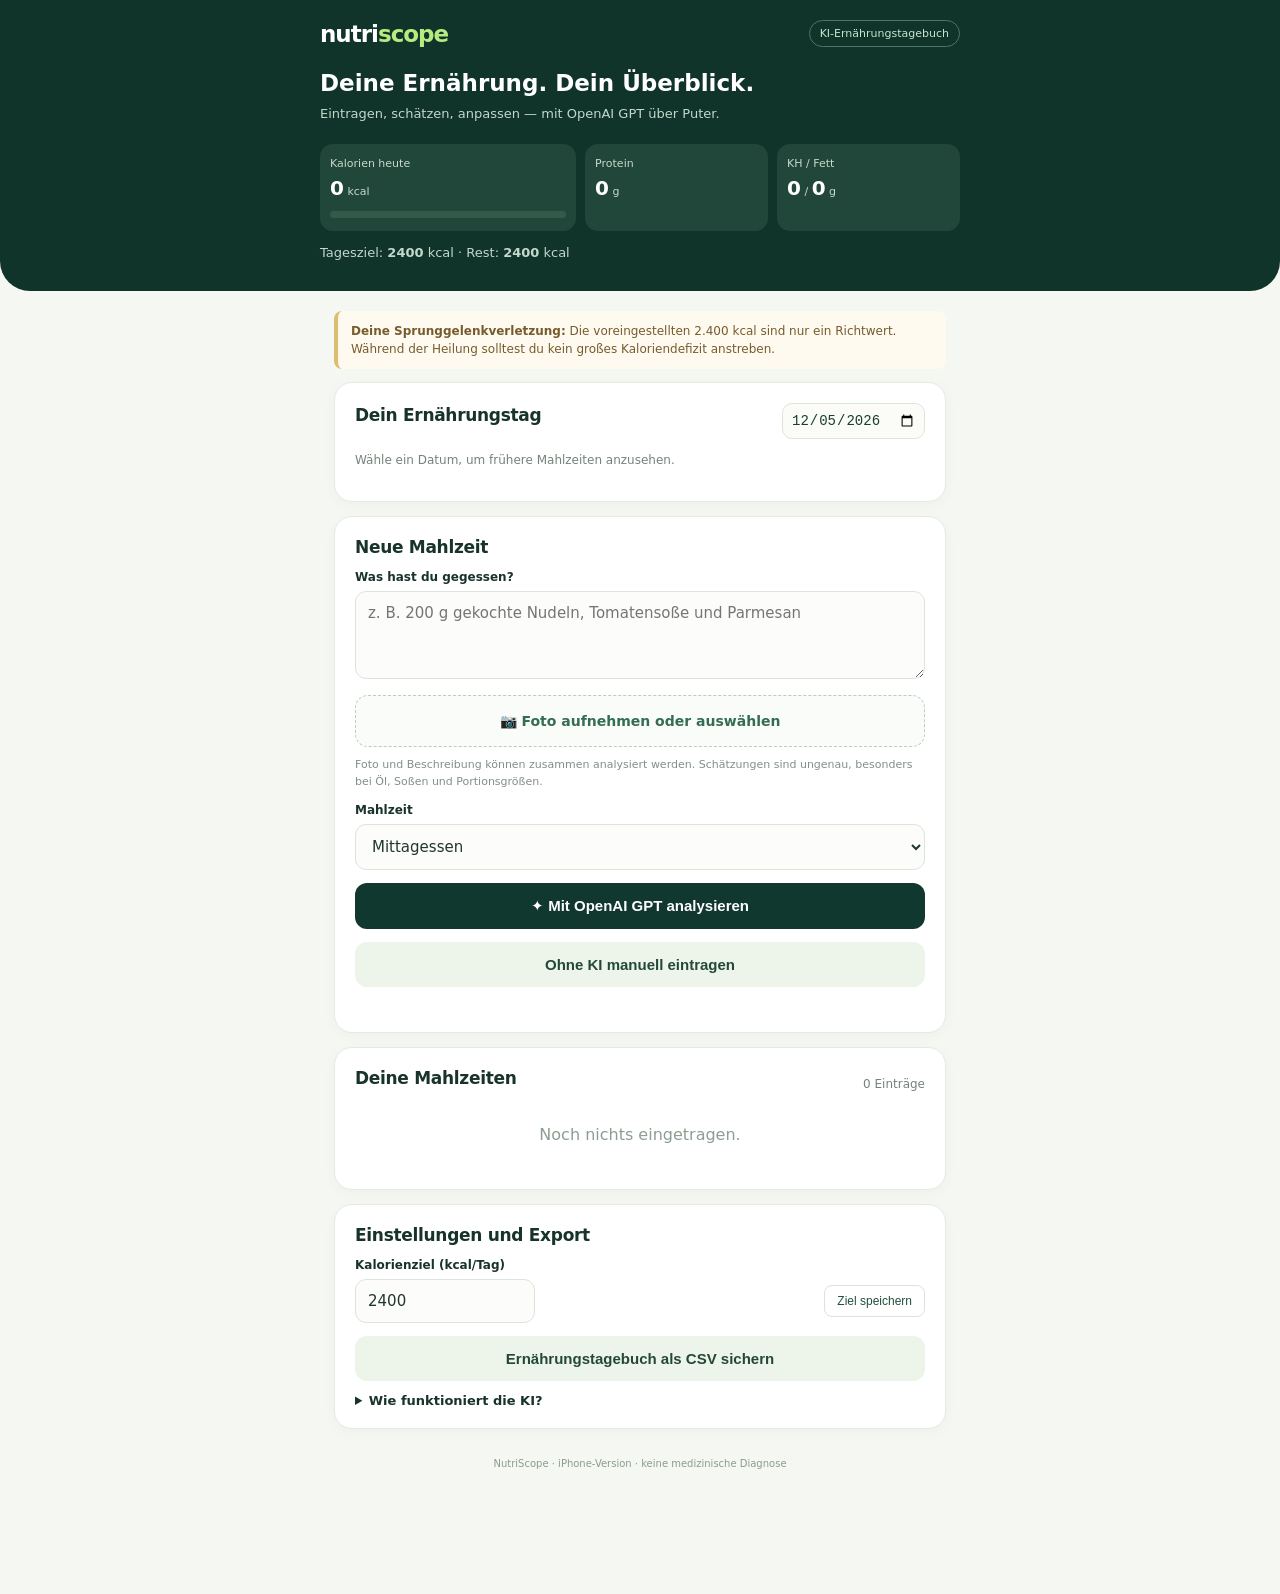
<file: nutriscope/index.html>
<!doctype html>
<html lang="de"><head><meta charset="utf-8"><meta name="viewport" content="width=device-width,initial-scale=1,viewport-fit=cover"><meta name="theme-color" content="#0f2f27"><meta name="apple-mobile-web-app-capable" content="yes"><meta name="apple-mobile-web-app-title" content="NutriScope"><link rel="manifest" href="./manifest.webmanifest"><title>NutriScope — KI Kalorientagebuch</title>
<style>
:root{font-family:-apple-system,BlinkMacSystemFont,Inter,ui-sans-serif,system-ui,sans-serif;color:#18332b;background:#f5f7f2;font-synthesis:none}*{box-sizing:border-box}body{margin:0}header{background:#10332a;color:white;padding:20px 19px 28px;border-radius:0 0 26px 26px}.wrap{max-width:640px;margin:auto}.head{display:flex;align-items:center;justify-content:space-between}.brand{font-size:23px;letter-spacing:-1px;font-weight:800}.brand span{color:#b7eb81}.tag{border:1px solid #527367;border-radius:99px;padding:6px 10px;font-size:11px;color:#c7e5ce}header h1{font-size:23px;margin:23px 0 6px;line-height:1.2}header p{color:#c2d8cc;margin:0;font-size:13px;line-height:1.55}.stats{display:grid;grid-template-columns:1.4fr 1fr 1fr;gap:9px;margin-top:20px}.stat{background:#20473a;padding:13px 10px;border-radius:13px;min-width:0}.stat small{display:block;color:#c7d9cb;font-size:11px;margin-bottom:6px}.stat strong{font-size:20px;white-space:nowrap}.stat span{font-size:11px;color:#c7d9cb}.progress{height:7px;background:#315a4b;border-radius:6px;overflow:hidden;margin-top:11px}.progress div{height:100%;background:#c1eb8d;width:0;transition:width .2s}main{padding:17px 14px 100px}.panel{background:#fff;border:1px solid #e5ebe3;border-radius:18px;padding:17px;margin:0 0 14px;box-shadow:0 3px 14px #172d2008}.panel h2{font-size:17px;margin:0 0 12px;letter-spacing:-.3px}.row{display:flex;justify-content:space-between;align-items:center;gap:10px}.sub{color:#738479;font-size:12px;line-height:1.55}.date{border:1px solid #dce6db;background:#fbfcf8;border-radius:10px;padding:8px;font-size:14px;color:#193e32;max-width:165px}label{display:block;font-size:12px;font-weight:700;margin:13px 0 7px}textarea,input[type=number],input[type=text],select{width:100%;font:inherit;font-size:15px;border:1px solid #dce5da;border-radius:11px;padding:12px;background:#fcfdfa;color:#20362f}textarea{min-height:88px;resize:vertical}.upload{display:flex;align-items:center;justify-content:center;gap:9px;border:1.5px dashed #b7cfbe;border-radius:13px;padding:17px;text-align:center;background:#f9fcf8;cursor:pointer;color:#356d54;font-size:14px;font-weight:650;position:relative;margin-top:12px}.upload input{position:absolute;inset:0;opacity:0;width:100%;cursor:pointer}.preview{width:100%;max-height:210px;object-fit:contain;border-radius:12px;background:#f0f4ee;margin-top:9px;display:none}.btn{display:block;width:100%;border:0;background:#11382e;color:#fff;padding:14px 12px;border-radius:12px;font-weight:750;font-size:15px;cursor:pointer;margin-top:13px}.btn:disabled{opacity:.5}.btn.lime{background:#c3ee90;color:#173226}.btn.secondary{background:#edf4e9;color:#234936}.hint{font-size:11px;color:#829086;line-height:1.5;margin-top:10px}.grid2{display:grid;grid-template-columns:1fr 1fr;gap:9px}.grid2 label{margin:8px 0 5px}.output{border:1px solid #abdcb5;border-radius:14px;padding:14px;background:#f5fff3;margin-top:13px;display:none}.output h3{margin:4px 0 12px;font-size:16px}.meal{border-bottom:1px solid #edf1ea;padding:13px 0;display:flex;gap:7px;justify-content:space-between;align-items:center}.meal:last-child{border:0}.meal strong{display:block;font-size:14px;line-height:1.3}.meal small{display:block;color:#7b8a7e;font-size:11px;margin-top:4px}.meal b{display:block;text-align:right;font-size:15px;white-space:nowrap}.actions{display:flex;gap:9px;justify-content:flex-end;margin-top:5px}.linkbtn{background:transparent;border:0;color:#3e7d60;font-size:12px;text-decoration:underline;cursor:pointer;padding:3px 0}.empty{text-align:center;padding:25px 0;color:#8c9e91}.warn{border-left:4px solid #debd70;padding:11px 13px;background:#fffaf0;border-radius:8px;font-size:12px;line-height:1.5;color:#765c2d;margin:0 0 13px}.error{color:#b44838;font-size:12px;min-height:18px;margin-top:7px}.success{color:#276c47;font-size:12px;margin-top:7px}.fold{color:#6f8175;font-size:12px;line-height:1.5}details summary{font-size:13px;font-weight:700;cursor:pointer}.smallbutton{background:transparent;border:1px solid #d8e5d9;border-radius:8px;padding:8px 12px;color:#23513d;font-size:12px;cursor:pointer}.foot{font-size:10px;text-align:center;color:#8b9c8e;padding:15px}@media(min-width:650px){header{border-radius:0 0 30px 30px}main{padding-top:20px}.panel{padding:20px}}
</style></head>
<body>
<header><div class="wrap"><div class="head"><div class="brand">nutri<span>scope</span></div><div class="tag">KI-Ernährungstagebuch</div></div><h1>Deine Ernährung. Dein Überblick.</h1><p>Eintragen, schätzen, anpassen — mit OpenAI GPT über Puter.</p><div class="stats"><div class="stat"><small>Kalorien heute</small><strong id="kcal">0</strong><span> kcal</span><div class="progress"><div id="bar"></div></div></div><div class="stat"><small>Protein</small><strong id="protein">0</strong><span> g</span></div><div class="stat"><small>KH / Fett</small><strong id="carbs">0</strong><span> / </span><strong id="fat">0</strong><span> g</span></div></div><p style="margin-top:12px">Tagesziel: <b id="targetLabel">2400</b> kcal · Rest: <b id="remaining">2400</b> kcal</p></div></header>
<main class="wrap"><div class="warn"><b>Deine Sprunggelenkverletzung:</b> Die voreingestellten 2.400 kcal sind nur ein Richtwert. Während der Heilung solltest du kein großes Kaloriendefizit anstreben.</div>
<section class="panel"><div class="row"><h2>Dein Ernährungstag</h2><input aria-label="Tag wählen" class="date" type="date" id="day"></div><p class="sub">Wähle ein Datum, um frühere Mahlzeiten anzusehen.</p></section>
<section class="panel"><h2>Neue Mahlzeit</h2><label for="description">Was hast du gegessen?</label><textarea id="description" placeholder="z. B. 200 g gekochte Nudeln, Tomatensoße und Parmesan"></textarea><label class="upload">📷 Foto aufnehmen oder auswählen<input id="photo" type="file" accept="image/*"></label><img class="preview" id="preview" alt="Essensfoto"><p class="hint">Foto und Beschreibung können zusammen analysiert werden. Schätzungen sind ungenau, besonders bei Öl, Soßen und Portionsgrößen.</p><label for="kind">Mahlzeit</label><select id="kind"><option>Frühstück</option><option selected>Mittagessen</option><option>Abendessen</option><option>Snack</option></select><button type="button" class="btn" id="analyze">✦ Mit OpenAI GPT analysieren</button><button type="button" class="btn secondary" id="manual">Ohne KI manuell eintragen</button><div class="error" id="message"></div>
<div id="result" class="output"><h3 id="resultHeading">Schätzung kontrollieren</h3><label for="title">Name</label><input id="title" type="text" maxlength="120"><div class="grid2"><div><label for="estK">Kalorien</label><input type="number" id="estK" min="0" max="20000"></div><div><label for="estP">Protein (g)</label><input type="number" id="estP" min="0" step=".1"></div><div><label for="estC">Kohlenhydrate (g)</label><input type="number" id="estC" min="0" step=".1"></div><div><label for="estF">Fett (g)</label><input type="number" id="estF" min="0" step=".1"></div></div><p class="sub" id="comment"></p><button type="button" class="btn lime" id="save">Mahlzeit speichern</button><button type="button" class="btn secondary" id="cancel">Abbrechen</button></div></section>
<section class="panel"><div class="row"><h2>Deine Mahlzeiten</h2><span class="sub" id="count">0 Einträge</span></div><div id="meals" class="empty">Noch nichts eingetragen.</div></section>
<section class="panel"><h2>Einstellungen und Export</h2><label for="target">Kalorienziel (kcal/Tag)</label><div class="row"><input id="target" type="number" min="1600" max="4500" style="max-width:180px"><button type="button" class="smallbutton" id="saveTarget">Ziel speichern</button></div><button type="button" class="btn secondary" id="export">Ernährungstagebuch als CSV sichern</button><p id="status" class="success"></p><details><summary>Wie funktioniert die KI?</summary><p class="fold">Die automatische Analyse verwendet ein OpenAI-GPT-Modell über den Drittanbieter Puter. Bei der ersten Analyse musst du dich mit einem Puter-Konto anmelden. Puter bietet ein begrenztes Gratis-Kontingent; danach können Kosten entstehen. ChatGPT Plus ist unabhängig davon. Foto und Beschreibung werden zur Analyse an Puter und den Modellanbieter gesendet. Die Nährwerte sind Schätzungen und müssen überprüft werden.</p><p class="fold">Deine gespeicherten Mahlzeiten bleiben lokal im Browser auf diesem iPhone. Löschen der Website-Daten entfernt sie. Exportiere gelegentlich eine CSV-Sicherung.</p></details></section>
<p class="foot">NutriScope · iPhone-Version · keine medizinische Diagnose</p></main>
<script src="https://js.puter.com/v2/"></script>
<script>
'use strict';
const $=x=>document.getElementById(x),KEY='nutriscope_gpt_diary_v1';
const today=()=>{const d=new Date();return [d.getFullYear(),String(d.getMonth()+1).padStart(2,'0'),String(d.getDate()).padStart(2,'0')].join('-')};
let day=today(),selected=null,photoData=null;
function read(){try{const d=JSON.parse(localStorage.getItem(KEY)||'{}');return {goal:Number(d.goal)||2400,meals:Array.isArray(d.meals)?d.meals:[]}}catch(e){return {goal:2400,meals:[]}}}
function write(d){localStorage.setItem(KEY,JSON.stringify(d))}
function esc(s){return String(s||'').replace(/[&<>"']/g,c=>({'&':'&amp;','<':'&lt;','>':'&gt;','"':'&quot;',"'":'&#39;'}[c]))}
function n(x){return Math.round(Number(x)||0)}
function render(){const db=read(),list=db.meals.filter(x=>x.day===day);let k=0,p=0,c=0,f=0;for(const x of list){k+=Number(x.k)||0;p+=Number(x.p)||0;c+=Number(x.c)||0;f+=Number(x.f)||0}
$('kcal').textContent=n(k).toLocaleString('de-DE');$('protein').textContent=n(p);$('carbs').textContent=n(c);$('fat').textContent=n(f);$('bar').style.width=Math.min(100,k/db.goal*100)+'%';$('targetLabel').textContent=db.goal;$('remaining').textContent=n(db.goal-k);$('target').value=db.goal;$('count').textContent=list.length+' Einträge';
$('meals').className=list.length?'':'empty';$('meals').innerHTML=list.length?list.slice().reverse().map(m=>'<div class="meal"><div><strong>'+esc(m.title)+'</strong><small>'+esc(m.kind)+' · P '+n(m.p)+' g · KH '+n(m.c)+' g · Fett '+n(m.f)+' g</small></div><div><b>'+n(m.k)+' kcal</b><div class="actions"><button class="linkbtn" data-edit="'+m.id+'">Ändern</button><button class="linkbtn" data-del="'+m.id+'">Löschen</button></div></div></div>').join(''):'Noch nichts eingetragen.'}
function showResult(m){$('result').style.display='block';$('title').value=m.title||'';$('estK').value=m.k||0;$('estP').value=m.p||0;$('estC').value=m.c||0;$('estF').value=m.f||0;$('comment').textContent=m.note||'Bitte alle Werte überprüfen.';$('resultHeading').textContent=selected?'Mahlzeit bearbeiten':'Schätzung kontrollieren';$('result').scrollIntoView({behavior:'smooth',block:'nearest'})}
function msg(text,ok=false){$('message').textContent=text;$('message').className=ok?'success':'error'}
async function imageToData(file){if(file.size>15*1024*1024)throw Error('Bitte ein Foto unter 15 MB wählen.');const img=new Image(),url=URL.createObjectURL(file);try{await new Promise((res,rej)=>{img.onload=res;img.onerror=()=>rej(Error('Bild kann nicht geöffnet werden. Bitte JPEG/PNG verwenden.'));img.src=url});const scale=Math.min(1,1280/Math.max(img.naturalWidth,img.naturalHeight));const canvas=document.createElement('canvas');canvas.width=Math.max(1,Math.round(img.naturalWidth*scale));canvas.height=Math.max(1,Math.round(img.naturalHeight*scale));canvas.getContext('2d').drawImage(img,0,0,canvas.width,canvas.height);return canvas.toDataURL('image/jpeg',.8)}finally{URL.revokeObjectURL(url)}}
$('day').value=day;$('day').addEventListener('change',e=>{day=e.target.value||today();render()});
$('photo').addEventListener('change',async e=>{try{const file=e.target.files[0];if(!file)return;photoData=await imageToData(file);$('preview').src=photoData;$('preview').style.display='block';msg('Foto bereit.',true)}catch(error){photoData=null;msg(error.message)}});
$('analyze').addEventListener('click',async()=>{const desc=$('description').value.trim();if(!desc&&!photoData){msg('Bitte eine Beschreibung oder ein Foto hinzufügen.');return}if(!window.puter){msg('KI-Dienst nicht geladen. Bitte Internetverbindung prüfen.');return}const b=$('analyze');b.disabled=true;b.textContent='KI analysiert …';msg('');
try{const prompt='Du bist ein Ernährungsexperte. Schätze Nährwerte der angegebenen Lebensmittel und ggf. des Fotos. Die Angaben sind Näherungen. Antworte ausschließlich als einzelnes JSON-Objekt ohne Markdown. Felder: title (kurzer deutscher Name), k (kcal Zahl), p (Protein Gramm Zahl), c (Kohlenhydrate Gramm Zahl), f (Fett Gramm Zahl), low (untere plausible kcal Zahl), high (obere plausible kcal Zahl), note (kurzer deutscher Hinweis zu Portionen und Unsicherheiten). Erkenne bei Fotos Lebensmittel und Portionsgrößen, berücksichtige Öl und Soßen wenn erkennbar; keine falsche Präzision. Beschreibung: '+(desc||'Nur das Foto liegt vor.');
const opts={model:'openai/gpt-5.4-nano',normalize:true};const answer=photoData?await puter.ai.chat(prompt,photoData,opts):await puter.ai.chat(prompt,opts);
let t=answer?.message?.content??answer;if(Array.isArray(t))t=t.filter(x=>x.type==='text').map(x=>x.text).join('\n');if(typeof t!=='string')t=JSON.stringify(t);const a=t.indexOf('{'),z=t.lastIndexOf('}');if(a===-1||z<=a)throw Error('Keine auswertbare Antwort erhalten.');const j=JSON.parse(t.slice(a,z+1));for(const key of ['k','p','c','f']){j[key]=Number(j[key]);if(!Number.isFinite(j[key])||j[key]<0||j[key]>20000)throw Error('Ungültige KI-Nährwerte.')}j.title=String(j.title||desc||'Mahlzeit').slice(0,120);j.note=String(j.note||'').slice(0,600)+' · Plausibler Bereich: '+n(j.low)+'–'+n(j.high)+' kcal';selected=null;showResult(j);msg('KI-Schätzung bereit. Bitte Werte prüfen.',true);
}catch(e){msg('Analyse nicht möglich: '+(e.message||String(e))+'. Möglicherweise musst du dich bei Puter anmelden oder dein KI-Kontingent ist ausgeschöpft.')}finally{b.disabled=false;b.textContent='✦ Mit OpenAI GPT analysieren'}});
$('manual').onclick=()=>{selected=null;showResult({title:$('description').value.trim().slice(0,120)||'Meine Mahlzeit',k:0,p:0,c:0,f:0,note:'Eigene Eingabe.'});msg('')};
$('save').onclick=()=>{const title=$('title').value.trim(),vals=['estK','estP','estC','estF'].map(id=>Number($(id).value));if(!title||vals.some(x=>!Number.isFinite(x)||x<0||x>20000)){msg('Bitte gültige Werte eingeben.');return}const db=read(),entry={id:selected||Date.now().toString()+Math.random().toString(36).slice(2,5),day,kind:$('kind').value,title,k:vals[0],p:vals[1],c:vals[2],f:vals[3]};if(selected){const i=db.meals.findIndex(x=>x.id===selected);if(i>=0)db.meals[i]=entry;else db.meals.push(entry)}else db.meals.push(entry);try{write(db)}catch(e){msg('Speichern fehlgeschlagen. Browserspeicher prüfen.');return}selected=null;photoData=null;$('preview').style.display='none';$('photo').value='';$('description').value='';$('result').style.display='none';msg('Mahlzeit gespeichert.',true);render()};
$('cancel').onclick=()=>{$('result').style.display='none';selected=null};
$('meals').addEventListener('click',e=>{const del=e.target.closest('[data-del]'),edit=e.target.closest('[data-edit]');if(!del&&!edit)return;const db=read(),id=(del||edit).getAttribute(del?'data-del':'data-edit'),idx=db.meals.findIndex(x=>x.id===id);if(idx<0)return;if(del){if(!confirm('Mahlzeit wirklich löschen?'))return;db.meals.splice(idx,1);write(db);render()}else{selected=id;const m=db.meals[idx];$('kind').value=m.kind;showResult(m)}});
$('saveTarget').onclick=()=>{const v=Number($('target').value);if(!Number.isInteger(v)||v<1600||v>4500){$('status').textContent='Ziel muss zwischen 1.600 und 4.500 liegen.';return}const db=read();db.goal=v;write(db);render();$('status').textContent='Kalorienziel gespeichert.'};
$('export').onclick=()=>{const db=read(),csv=[['Datum','Mahlzeit','Beschreibung','Kalorien','Protein (g)','Kohlenhydrate (g)','Fett (g)']].concat(db.meals.map(m=>[m.day,m.kind,m.title,m.k,m.p,m.c,m.f])).map(row=>row.map(v=>'"'+String(v??'').replaceAll('"','""')+'"').join(';')).join('\r\n');const blob=new Blob(['\ufeff'+csv],{type:'text/csv;charset=utf-8'}),url=URL.createObjectURL(blob),a=document.createElement('a');a.href=url;a.download='nutriscope-ernaehrung.csv';a.click();setTimeout(()=>URL.revokeObjectURL(url),1000)};
render();
</script></body></html>
</file>
<file: nutriscope-pro/studio4.css>
/* NutriScope Studio+ independent interface */
#more-studio{--st-navy:#163c6c;--st-blue:#2c78d5}
#more-studio .studio-hero{border:0;background:linear-gradient(135deg,#12529d 0%,#1c75d5 75%,#3b9bef 100%);color:#fff;padding:27px 22px;box-shadow:0 12px 24px #1162ba20}
#more-studio .studio-hero small{font-size:10px;letter-spacing:1.5px;font-weight:900;color:#b6defd}
#more-studio .studio-hero h2{font-size:24px;letter-spacing:-.7px;margin:13px 0 8px;color:#fff}
#more-studio .studio-hero p{line-height:1.65;max-width:540px;font-size:13px;margin:0;color:#dcebff}
#more-studio .studio-tabs{display:flex;overflow-x:auto;white-space:nowrap;gap:5px;scrollbar-width:none;margin:16px 0}
#more-studio .studio-tabs::-webkit-scrollbar{display:none}
#more-studio .studio-tabs button{flex:1 0 auto;font-weight:750;padding:12px 15px;border-radius:12px;font-size:12px}
#more-studio .studio-tabs button.active{background:#216dcc;color:white}
#more-studio .st-grid{display:grid;grid-template-columns:1fr 1fr;gap:12px}
#more-studio label{display:block;margin:12px 0;font-weight:650;font-size:12px}
#more-studio input,#more-studio select,#more-studio textarea{width:100%;max-width:100%;border-radius:11px;border:1px solid #dce6ec;background:#fafdff;color:#183346;padding:12px;margin-top:6px;font-size:14px}
#more-studio textarea{min-height:80px;resize:vertical}
#more-studio .st-line{display:flex;align-items:center;justify-content:space-between;gap:10px;padding:14px 0;border-bottom:1px solid #eaf0f3}
#more-studio .st-line:last-child{border-bottom:0}
#more-studio .st-line>div:first-child{flex:1;min-width:0}
#more-studio .st-line b{display:block;font-size:13px;overflow-wrap:anywhere}
#more-studio .st-line small{display:block;color:#778898;font-size:11px;margin-top:4px;line-height:1.45}
#more-studio .st-line>div:last-child{display:flex;gap:5px;flex-wrap:wrap;justify-content:flex-end}
#more-studio .st-line button{background:#e7f1ff;color:#1a61ad;border:0;padding:8px 9px;font-size:11px;border-radius:8px;min-height:33px}
#more-studio .st-line button:last-child:not(:first-child){color:#a43b3b;background:#fff1f0}
#more-studio .st-stats{display:grid;grid-template-columns:repeat(2,1fr);gap:10px;margin:15px 0 18px}
#more-studio .st-stats>div{padding:16px;background:#eff7ff;border-radius:12px}
#more-studio .st-stats small{display:block;font-size:11px;color:#6b8398;margin-bottom:7px}
#more-studio .st-stats b{font-size:25px;letter-spacing:-.5px;color:#154880}
#more-studio .st-meter{margin:13px 0}
#more-studio .st-meter .row{font-size:12px;margin:0 0 6px}
#more-studio h4{font-size:14px;margin:20px 0 9px}
#more-studio .st-duo{display:flex;justify-content:space-between;gap:10px;border-bottom:1px solid #edf2f4;padding:10px 0;font-size:12px}
#more-studio .st-duo span{flex:1;overflow-wrap:anywhere}
#more-studio .st-duo b{white-space:nowrap}
#more-studio .st-notice{min-height:18px;font-size:12px;margin:9px 5px}
#more-studio .st-warning{margin:0 0 17px;padding:13px 15px;border-radius:12px;background:#fff4e9;color:#98601a;font-size:12px;line-height:1.5}
#more-studio .button{background:#1f77d1}
#studioShortcuts{border:0}
#studioShortcuts h3{font-size:14px}
#studioShortcuts .st-buttons{display:grid;grid-template-columns:repeat(4,1fr);gap:9px}
#studioShortcuts button{border:1px solid #dfe8f5;background:#f0f6ff;color:#2172c8;font-size:25px;border-radius:13px;min-height:75px;display:flex;flex-direction:column;gap:6px;align-items:center;justify-content:center}
#studioShortcuts button small{color:#386481;font-size:11px;font-weight:700}
#stEntryMicros{border:1px solid #dfebef;background:#f7fcff;border-radius:11px;padding:12px 13px;margin:13px 0}
#stEntryMicros summary{cursor:pointer;font-weight:750;font-size:13px;color:#235f92}
#stEntryMicros .st-grid{display:grid;grid-template-columns:repeat(2,minmax(0,1fr));gap:8px;margin-top:10px}
#stEntryMicros label{font-size:11px;color:#4f6574}
#stEntryMicros input{width:100%;border:1px solid #d9e7f0;border-radius:10px;padding:10px;margin-top:4px}
@media(max-width:400px){#more-studio .st-grid{grid-template-columns:1fr}#studioShortcuts .st-buttons{gap:5px}#studioShortcuts button{min-height:67px;font-size:21px}#studioShortcuts button small{font-size:10px}}
@media print{nav,.top,.studio-tabs,.st-home,.bottom-nav,.button,.soft-btn,button,#stTemplates,#stRoutines{display:none!important}body{background:white!important}#more-studio{display:block!important}#more-studio .studio-panel{display:none!important}#more-studio [data-studiopanel="reports"]{display:block!important}#more-studio .card{box-shadow:none!important;border:1px solid #aaa!important;break-inside:avoid}#page-more{display:block!important}#page-more>.page-head,#page-more>.tabs,#more-plan,#more-recipes,#more-settings,#more-advanced{display:none!important}}
</file>
